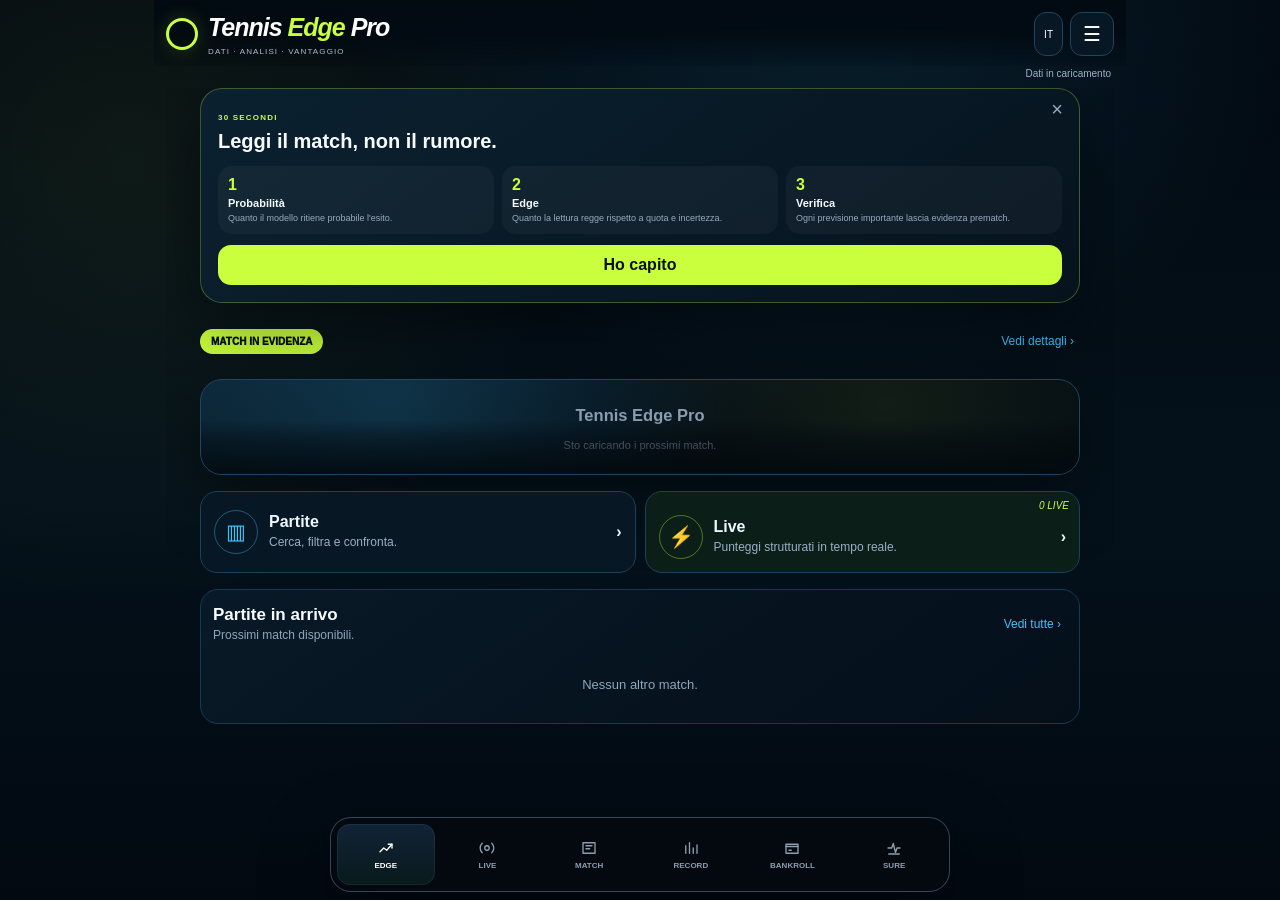
<file: index.html>
<!doctype html>
<html lang="it">
<head>
<meta charset="utf-8">
<meta name="viewport" content="width=device-width,initial-scale=1,maximum-scale=1,viewport-fit=cover">
<meta name="theme-color" content="#07111b">
<meta name="description" content="Tennis Edge Pro 12.5 Autopilot — tennis prediction intelligence mobile-first, fail-closed, multi-market e trasparente.">
<meta name="referrer" content="strict-origin-when-cross-origin">
<meta http-equiv="Content-Security-Policy" content="default-src 'self'; script-src 'self' 'unsafe-inline'; style-src 'self' 'unsafe-inline'; img-src 'self' data: https://commons.wikimedia.org https://upload.wikimedia.org; connect-src 'self'; object-src 'none'; base-uri 'none'; form-action 'none'">
<meta name="color-scheme" content="dark">
<meta name="apple-mobile-web-app-capable" content="yes">
<meta name="apple-mobile-web-app-status-bar-style" content="black-translucent">
<link rel="icon" type="image/png" sizes="32x32" href="./icons/favicon-32.png">
<link rel="apple-touch-icon" sizes="180x180" href="./icons/apple-touch-icon.png">
<link rel="manifest" href="./manifest.webmanifest?v=20260912-v43-explain">
<meta name="apple-mobile-web-app-title" content="Tennis Edge Pro">
<title>Tennis Edge Pro 12.5 · Autopilot</title>
<style>
:root{--bg:#07111b;--bg2:#0a1522;--panel:#0d1a29;--panel2:#112235;--line:#22364c;--text:#f5f8fb;--muted:#8fa5bb;--soft:#c7d7e6;--green:#3fd394;--green2:#1e9e6b;--amber:#f4b94e;--red:#ff6b6b;--blue:#5aa7ff;--cyan:#57d8e8;--violet:#ab8cff;--r:18px;--shadow:0 18px 55px rgba(0,0,0,.28)}
*{box-sizing:border-box;-webkit-tap-highlight-color:transparent}html{background:var(--bg);scroll-behavior:smooth}body{margin:0;background:radial-gradient(circle at 12% -5%,rgba(90,167,255,.15),transparent 32rem),linear-gradient(180deg,var(--bg),#06101a 70%);color:var(--text);font-family:Inter,-apple-system,BlinkMacSystemFont,"Segoe UI",Roboto,Arial,sans-serif;min-height:100vh;-webkit-font-smoothing:antialiased}button,input,select{font:inherit}button{cursor:pointer}.app{max-width:1180px;margin:auto;padding:max(15px,env(safe-area-inset-top)) 15px calc(104px + env(safe-area-inset-bottom))}.topbar{display:flex;align-items:center;justify-content:space-between;gap:12px;margin-bottom:13px}.brand h1{font-size:22px;line-height:1;margin:0;letter-spacing:-.035em}.brand h1 small{font-size:10px;color:var(--green);vertical-align:top;letter-spacing:.06em}.brand p{font-size:11px;color:var(--muted);margin:5px 0 0}.topActions{display:flex;gap:7px;align-items:center}.statusPill,.miniBtn,.pill{border:1px solid var(--line);background:rgba(17,34,53,.88);color:var(--soft);border-radius:999px;min-height:38px;padding:0 11px;font-size:10px;font-weight:850}.statusPill{display:flex;align-items:center;gap:7px}.dot{width:8px;height:8px;border-radius:50%;background:var(--green);box-shadow:0 0 0 5px rgba(63,211,148,.08)}.dot.off{background:var(--red);box-shadow:0 0 0 5px rgba(255,107,107,.08)}.miniBtn:active{transform:scale(.98)}.miniBtn:focus-visible,.nav:focus-visible,.chip:focus-visible,summary:focus-visible{outline:2px solid var(--cyan);outline-offset:2px}
.hero{position:relative;overflow:hidden;border:1px solid rgba(90,167,255,.26);background:linear-gradient(135deg,rgba(17,35,55,.98),rgba(7,18,29,.98));border-radius:24px;padding:19px;box-shadow:var(--shadow)}.hero:after{content:"";position:absolute;width:260px;height:260px;border-radius:50%;right:-110px;top:-110px;background:rgba(90,167,255,.08)}.eyebrow{position:relative;z-index:1;color:var(--cyan);font-size:10px;font-weight:950;letter-spacing:.14em}.heroGrid{position:relative;z-index:1;display:grid;grid-template-columns:1.55fr .85fr;gap:16px;align-items:end}.heroVerdict{font-size:42px;font-weight:950;line-height:.95;letter-spacing:-.055em;margin:9px 0 7px}.heroVerdict.value{color:var(--green)}.heroVerdict.watch{color:var(--amber)}.heroVerdict.nobet{color:#d7e1eb}.heroMatch{font-size:16px;font-weight:900;line-height:1.3}.heroSub{font-size:12px;color:var(--muted);line-height:1.5;margin-top:5px}.heroPrice{display:grid;grid-template-columns:repeat(2,1fr);gap:8px}.priceBox{border:1px solid var(--line);background:rgba(5,14,23,.45);border-radius:14px;padding:10px}.priceBox b{display:block;font-size:17px}.priceBox span{display:block;color:var(--muted);font-size:8px;font-weight:800;margin-top:3px}.heroReasons{position:relative;z-index:1;display:flex;gap:6px;flex-wrap:wrap;margin-top:12px}.reasonChip{border:1px solid rgba(90,167,255,.2);background:rgba(90,167,255,.07);color:#d0e7ff;border-radius:999px;padding:6px 8px;font-size:9px;font-weight:850}.reasonChip.warn{border-color:rgba(244,185,78,.25);background:rgba(244,185,78,.07);color:#ffdfa2}.reasonChip.good{border-color:rgba(63,211,148,.25);background:rgba(63,211,148,.07);color:#bbf5d9}
.quickStrip{display:grid;grid-template-columns:repeat(5,1fr);gap:8px;margin-top:10px}.quick{border:1px solid var(--line);background:rgba(13,26,41,.94);border-radius:15px;padding:10px;min-width:0}.quick b{font-size:16px;display:block;white-space:nowrap;overflow:hidden;text-overflow:ellipsis}.quick span{font-size:8px;color:var(--muted);font-weight:800;display:block;margin-top:2px}.section{display:none;margin-top:11px}.section.active{display:block}.grid2{display:grid;grid-template-columns:repeat(2,minmax(0,1fr));gap:10px}.grid3{display:grid;grid-template-columns:repeat(3,minmax(0,1fr));gap:10px}.card{background:rgba(13,26,41,.97);border:1px solid var(--line);border-radius:var(--r);padding:14px;margin-bottom:10px}.cardHead{display:flex;align-items:flex-start;justify-content:space-between;gap:10px;margin-bottom:11px}.card h2{font-size:14px;margin:0}.sub{font-size:10px;color:var(--muted);line-height:1.45;margin-top:3px}.pill{min-height:30px;padding:0 9px}.pill.good{color:#b9f5d8;border-color:rgba(63,211,148,.3);background:rgba(63,211,148,.07)}.pill.warn{color:#ffe0a5;border-color:rgba(244,185,78,.3);background:rgba(244,185,78,.07)}.pill.bad{color:#ffc1c1;border-color:rgba(255,107,107,.3);background:rgba(255,107,107,.07)}.empty{border:1px dashed var(--line);border-radius:14px;padding:17px;color:var(--muted);font-size:11px;text-align:center}.betsGrid{display:grid;grid-template-columns:repeat(3,minmax(0,1fr));gap:9px}.betCard{border:1px solid var(--line);background:linear-gradient(180deg,rgba(18,36,56,.96),rgba(10,22,35,.97));border-radius:16px;padding:12px;min-width:0}.betCard.best{border-color:rgba(63,211,148,.36);box-shadow:inset 0 0 0 1px rgba(63,211,148,.06)}.betRank{font-size:8px;color:var(--green);font-weight:950;letter-spacing:.1em}.betMatch{font-size:13px;font-weight:900;margin-top:5px;line-height:1.25}.betMeta{font-size:9px;color:var(--muted);line-height:1.4;margin-top:3px}.selection{font-size:17px;font-weight:950;letter-spacing:-.025em;margin-top:9px}.priceRow{display:grid;grid-template-columns:repeat(3,1fr);gap:6px;margin-top:9px}.priceCell{border:1px solid var(--line);border-radius:11px;padding:8px;min-width:0}.priceCell b{font-size:12px;display:block;white-space:nowrap;overflow:hidden;text-overflow:ellipsis}.priceCell span{font-size:7px;color:var(--muted);display:block;margin-top:2px}.betScore{display:inline-flex;align-items:center;justify-content:center;width:34px;height:34px;border-radius:50%;border:2px solid rgba(63,211,148,.45);font-size:11px;font-weight:950;color:#c9f8e1}.betScore.mid{border-color:rgba(244,185,78,.45);color:#ffe1a6}.betScore.low{border-color:rgba(143,165,187,.35);color:#c5d2df}.betWhy{font-size:9px;color:#cedbe7;line-height:1.5;border-top:1px solid var(--line);padding-top:8px;margin-top:8px}.betFooter{display:flex;align-items:center;justify-content:space-between;gap:7px;margin-top:8px}.tag{display:inline-flex;align-items:center;border-radius:999px;border:1px solid var(--line);padding:5px 7px;font-size:8px;font-weight:900}.tag.official{color:#b8f4d6;border-color:rgba(63,211,148,.3);background:rgba(63,211,148,.06)}.tag.test{color:#ffdfa3;border-color:rgba(244,185,78,.3);background:rgba(244,185,78,.06)}.tag.pass{color:#c4d0dc}.spark{width:86px;height:22px;color:var(--cyan)}
.marketLadder{display:grid;gap:7px}.ladderRow{display:grid;grid-template-columns:1.5fr .8fr .8fr .8fr .7fr;gap:7px;align-items:center;border:1px solid var(--line);border-radius:13px;padding:9px}.ladderRow>div{min-width:0}.ladderRow b{font-size:10px;display:block;white-space:nowrap;overflow:hidden;text-overflow:ellipsis}.ladderRow span{font-size:8px;color:var(--muted);display:block;margin-top:2px}.edgeUp{color:var(--green)!important}.edgeDown{color:var(--red)!important}.priceOk{color:var(--green)!important}.priceWait{color:var(--amber)!important}.toolbar{display:flex;justify-content:space-between;gap:8px;align-items:center;margin-bottom:9px}.chips{display:flex;gap:6px;overflow:auto;padding-bottom:2px}.chip{border:1px solid var(--line);background:rgba(17,34,53,.86);color:var(--muted);min-height:36px;padding:0 10px;border-radius:999px;font-size:9px;font-weight:850;white-space:nowrap}.chip.active{color:#e9f4ff;border-color:rgba(90,167,255,.55);background:rgba(90,167,255,.12)}.matchList{display:grid;gap:8px}.matchRow{border:1px solid var(--line);border-radius:15px;background:rgba(17,34,53,.7);overflow:hidden}.matchSummary{display:grid;grid-template-columns:1.4fr .8fr .8fr auto;gap:8px;align-items:center;padding:11px}.matchSummary h3{font-size:12px;margin:0}.matchSummary p{font-size:8px;color:var(--muted);margin:3px 0 0}.matchStat b{font-size:11px;display:block}.matchStat span{font-size:7px;color:var(--muted)}.expandBtn{border:1px solid var(--line);background:#0b1724;color:var(--soft);border-radius:10px;min-height:34px;padding:0 9px;font-size:8px;font-weight:850}.matchDetail{display:none;border-top:1px solid var(--line);padding:10px}.matchRow.open .matchDetail{display:block}.detailGrid{display:grid;grid-template-columns:repeat(4,1fr);gap:6px}.detailCell{border:1px solid var(--line);border-radius:10px;padding:7px}.detailCell b{font-size:9px;display:block}.detailCell span{font-size:7px;color:var(--muted);display:block;margin-top:2px}.advancedBox{margin-top:8px}.advancedBox summary{cursor:pointer;color:var(--muted);font-size:9px;font-weight:850}.techGrid{display:grid;grid-template-columns:repeat(4,1fr);gap:6px;margin-top:7px}
.liveGrid{display:grid;grid-template-columns:repeat(2,minmax(0,1fr));gap:9px}.liveCard{border:1px solid var(--line);border-radius:16px;background:linear-gradient(180deg,rgba(17,35,54,.96),rgba(9,21,34,.97));padding:12px}.liveHead{display:flex;justify-content:space-between;gap:8px;align-items:flex-start}.liveTitle{font-size:13px;font-weight:900}.liveMeta{font-size:8px;color:var(--muted);margin-top:3px}.liveDot{width:8px;height:8px;border-radius:50%;background:var(--red);box-shadow:0 0 0 5px rgba(255,107,107,.08)}.scoreLine{font-size:25px;font-weight:950;letter-spacing:-.04em;margin:9px 0}.sets{display:flex;gap:5px;flex-wrap:wrap}.set{border:1px solid var(--line);border-radius:8px;padding:5px 7px;font-size:8px;color:var(--soft)}.liveValue{margin-top:9px;border:1px solid rgba(171,140,255,.25);background:rgba(171,140,255,.05);border-radius:12px;padding:9px}.liveValue b{font-size:13px}.liveValue p{font-size:8px;color:var(--muted);line-height:1.45;margin:4px 0 0}.staleBanner{border:1px solid rgba(244,185,78,.28);background:rgba(244,185,78,.06);color:#ffe0a5;border-radius:12px;padding:9px;font-size:9px;line-height:1.45;margin-bottom:10px}
.recordKpis{display:grid;grid-template-columns:repeat(6,1fr);gap:7px}.recordKpi{border:1px solid var(--line);border-radius:12px;padding:9px}.recordKpi b{font-size:15px;display:block}.recordKpi span{font-size:7px;color:var(--muted);font-weight:800}.progressWrap{height:7px;background:#07131f;border-radius:999px;overflow:hidden;border:1px solid var(--line)}.progressBar{height:100%;background:linear-gradient(90deg,var(--blue),var(--green));width:0}.tableWrap{overflow:auto;border:1px solid var(--line);border-radius:13px}.tableWrap table{width:100%;border-collapse:collapse;min-width:730px}.tableWrap th,.tableWrap td{text-align:left;border-bottom:1px solid var(--line);padding:9px;font-size:8px;white-space:nowrap}.tableWrap th{color:var(--muted);font-weight:850;background:#0a1724;position:sticky;top:0}.tableWrap tr:last-child td{border-bottom:0}.win{color:var(--green)}.loss{color:var(--red)}
.bankGrid{display:grid;grid-template-columns:.85fr 1.15fr;gap:10px}.formGrid{display:grid;grid-template-columns:repeat(2,1fr);gap:8px}label{font-size:8px;color:var(--muted);font-weight:850;display:block}input,select{width:100%;min-height:42px;margin-top:5px;background:#0a1724;border:1px solid var(--line);border-radius:10px;color:var(--text);padding:0 10px}input:focus,select:focus{outline:2px solid rgba(87,216,232,.45);outline-offset:1px}.bankRule{border:1px solid var(--line);border-radius:12px;padding:9px;margin-top:8px}.bankRule b{font-size:11px}.bankRule p{font-size:8px;color:var(--muted);line-height:1.45;margin:3px 0 0}.slip{display:grid;gap:7px}.slipRow{display:grid;grid-template-columns:1.4fr .7fr .7fr .7fr;gap:7px;border:1px solid var(--line);border-radius:12px;padding:9px;align-items:center}.slipRow b{font-size:9px;display:block}.slipRow span{font-size:7px;color:var(--muted);display:block;margin-top:2px}.riskSummary{display:grid;grid-template-columns:repeat(3,1fr);gap:7px;margin-top:8px}.riskSummary.riskFour{grid-template-columns:repeat(4,1fr)}.riskBox{border:1px solid var(--line);border-radius:11px;padding:8px}.riskBox b{font-size:12px;display:block}.riskBox span{font-size:7px;color:var(--muted)}#record .scannerControls{grid-template-columns:repeat(2,minmax(0,1fr));max-width:520px}
.scannerControls{display:grid;grid-template-columns:repeat(4,minmax(0,1fr));gap:7px;margin-bottom:9px}.scannerControls select{margin-top:0;min-height:38px}.signalList{display:grid;gap:7px}.signalRow{display:grid;grid-template-columns:1.45fr .75fr .7fr .65fr auto auto;gap:7px;align-items:center;border:1px solid var(--line);border-radius:13px;padding:9px;background:rgba(10,23,36,.65)}.signalRow>div{min-width:0}.signalRow b{font-size:10px;display:block;white-space:nowrap;overflow:hidden;text-overflow:ellipsis}.signalRow span{font-size:7px;color:var(--muted);display:block;margin-top:2px}.signalGrade{display:grid;place-items:center;width:31px;height:31px;border-radius:9px;border:1px solid rgba(63,211,148,.35);color:var(--green);font-size:11px;font-weight:950}.signalGrade.warn{color:var(--amber);border-color:rgba(244,185,78,.35)}.signalGrade.bad{color:var(--muted);border-color:var(--line)}.actionBtn{border:1px solid var(--line);background:#0a1724;color:var(--soft);border-radius:9px;min-height:34px;padding:0 8px;font-size:8px;font-weight:900}.actionBtn:disabled{opacity:.38;cursor:not-allowed}.actionBtn.on{color:var(--green);border-color:rgba(63,211,148,.38)}.actionBtn.danger{color:#ffc1c1;border-color:rgba(255,107,107,.28)}.alertList{display:grid;gap:7px}.alertRow{display:grid;grid-template-columns:1.35fr .65fr .65fr auto auto;gap:7px;align-items:center;border:1px solid var(--line);border-radius:12px;padding:9px}.alertRow.hit{border-color:rgba(63,211,148,.42);background:rgba(63,211,148,.05)}.alertRow b{font-size:9px;display:block}.alertRow span{font-size:7px;color:var(--muted);display:block;margin-top:2px}.contractBanner{display:none;border:1px solid rgba(255,107,107,.32);background:rgba(255,107,107,.07);color:#ffc4c4;border-radius:13px;padding:10px;font-size:9px;line-height:1.5;margin-bottom:10px}.contractBanner.show{display:block}.breakdownGrid{display:grid;grid-template-columns:repeat(4,minmax(0,1fr));gap:7px}.breakdownCard{border:1px solid var(--line);border-radius:12px;padding:9px}.breakdownCard b{display:block;font-size:12px}.breakdownCard span{display:block;font-size:7px;color:var(--muted);margin-top:2px}.meter{height:5px;border-radius:999px;background:#07131f;border:1px solid var(--line);overflow:hidden;margin-top:7px}.meter>i{display:block;height:100%;background:linear-gradient(90deg,var(--blue),var(--green))}.ledger{display:grid;gap:7px}.ledgerRow{display:grid;grid-template-columns:1.4fr .7fr .7fr .7fr auto;gap:7px;align-items:center;border:1px solid var(--line);border-radius:12px;padding:9px}.ledgerRow b{font-size:9px;display:block}.ledgerRow span{font-size:7px;color:var(--muted);display:block;margin-top:2px}.qualityStrip{display:flex;gap:5px;flex-wrap:wrap;margin-top:7px}.qualityTag{border:1px solid var(--line);border-radius:999px;padding:4px 6px;font-size:7px;color:var(--muted)}.qualityTag.good{color:#b9f5d8;border-color:rgba(63,211,148,.28)}.qualityTag.warn{color:#ffe0a5;border-color:rgba(244,185,78,.28)}
.bottomNav{position:fixed;z-index:999;left:50%;transform:translateX(-50%);bottom:max(8px,env(safe-area-inset-bottom));width:min(620px,calc(100% - 18px));display:grid;grid-template-columns:repeat(5,1fr);gap:4px;padding:6px;background:rgba(8,17,28,.92);backdrop-filter:blur(20px);border:1px solid var(--line);border-radius:20px;box-shadow:var(--shadow);isolation:isolate}.nav{appearance:none;border:0;background:transparent;color:var(--muted);border-radius:13px;min-height:55px;padding:5px 2px;display:flex;flex-direction:column;align-items:center;justify-content:center;gap:4px;font-size:8px;font-weight:850;touch-action:manipulation;user-select:none}.nav.active{color:#eef7ff;background:rgba(90,167,255,.12)}.nav svg{width:18px;height:18px;fill:none;stroke:currentColor;stroke-width:1.8;stroke-linecap:round;stroke-linejoin:round;pointer-events:none}.nav span{pointer-events:none}.toast{position:fixed;z-index:1200;left:50%;bottom:85px;transform:translateX(-50%);background:#15263a;border:1px solid var(--line);border-radius:12px;padding:9px 12px;font-size:9px;font-weight:850;box-shadow:var(--shadow)}.footerNote{font-size:8px;color:#647b92;text-align:center;line-height:1.5;margin:14px 0 4px}.techOnly{display:none}.pro .techOnly{display:block}.pro .techInline{display:inline}
@media(min-width:980px){.app{padding-left:98px;padding-bottom:28px}.bottomNav{left:15px;top:88px;bottom:auto;transform:none;width:70px;grid-template-columns:1fr;border-radius:21px}.nav{min-height:61px}.nav span{font-size:8px}}
@media(max-width:900px){.betsGrid{grid-template-columns:1fr 1fr}.quickStrip{grid-template-columns:repeat(3,1fr)}.quickStrip .quick:nth-child(4),.quickStrip .quick:nth-child(5){display:none}.recordKpis{grid-template-columns:repeat(3,1fr)}.bankGrid{grid-template-columns:1fr}.liveGrid{grid-template-columns:1fr}.detailGrid,.techGrid{grid-template-columns:repeat(2,1fr)}.breakdownGrid{grid-template-columns:repeat(2,1fr)}}
@media(max-width:620px){.app{padding:calc(env(safe-area-inset-top) + 12px) 10px calc(100px + env(safe-area-inset-bottom))}.brand h1{font-size:19px}.brand p{display:none}.topActions .statusPill{display:none}.hero{padding:15px;border-radius:20px}.heroGrid{grid-template-columns:1fr}.heroVerdict{font-size:34px}.heroPrice{grid-template-columns:repeat(4,1fr)}.priceBox{padding:8px}.priceBox b{font-size:13px}.betsGrid{grid-template-columns:1fr}.grid2,.grid3{grid-template-columns:1fr}.matchSummary{grid-template-columns:1.3fr .7fr auto}.matchSummary .matchStat:nth-child(3){display:none}.recordKpis{grid-template-columns:repeat(3,1fr)}.formGrid{grid-template-columns:1fr 1fr}.slipRow{grid-template-columns:1.3fr .7fr .7fr}.slipRow>div:nth-child(4){display:none}.ladderRow{grid-template-columns:1.45fr .75fr .75fr .7fr}.ladderRow>div:nth-child(4){display:none}.bottomNav{left:7px;right:7px;transform:none;width:auto}.nav{min-height:54px;font-size:7px}.heroReasons{gap:5px}.reasonChip{font-size:8px}.quickStrip{grid-template-columns:repeat(3,1fr)}.scannerControls{grid-template-columns:repeat(2,1fr)}.signalRow{grid-template-columns:1.35fr .65fr .65fr auto auto}.signalRow>div:nth-child(4){display:none}.alertRow{grid-template-columns:1.3fr .7fr auto auto}.alertRow>div:nth-child(3){display:none}.ledgerRow{grid-template-columns:1.3fr .65fr .65fr auto}.ledgerRow>div:nth-child(4){display:none}.breakdownGrid{grid-template-columns:repeat(2,1fr)}.riskSummary,.riskSummary.riskFour{grid-template-columns:repeat(2,1fr)}}

/* 12.0 Market Leader — premium attention architecture */
:root{--bg:#05090f;--bg2:#09111c;--panel:#0b1522;--panel2:#101f30;--line:#213349;--text:#f7f8fa;--muted:#8c9db0;--soft:#d2dbe5;--green:#39e59a;--green2:#159866;--amber:#e8b85d;--gold:#d7bd7a;--red:#ff7777;--blue:#59a8ff;--cyan:#63deeb;--violet:#9b8cff;--r:20px;--shadow:0 24px 70px rgba(0,0,0,.38);--shadow2:0 12px 34px rgba(0,0,0,.25)}
body{background:radial-gradient(circle at 82% -10%,rgba(57,229,154,.11),transparent 27rem),radial-gradient(circle at 5% 12%,rgba(89,168,255,.11),transparent 31rem),linear-gradient(180deg,#07101a 0,#05090f 62%,#04070c 100%)}
.topbar{position:sticky;top:0;z-index:80;padding:10px 0;margin:-5px 0 10px;background:linear-gradient(180deg,rgba(5,9,15,.96),rgba(5,9,15,.76),transparent);backdrop-filter:blur(14px)}.brand h1{font-size:23px;letter-spacing:-.045em}.brand h1 small{color:var(--gold);font-size:9px}.brand p{color:#9dadbd}.miniBtn,.statusPill{background:rgba(10,20,31,.9);box-shadow:inset 0 1px 0 rgba(255,255,255,.035)}
.hero{border-color:rgba(215,189,122,.25);background:radial-gradient(circle at 84% 16%,rgba(57,229,154,.11),transparent 20rem),linear-gradient(135deg,rgba(15,29,44,.99),rgba(7,14,23,.99));padding:22px;border-radius:28px;box-shadow:0 28px 85px rgba(0,0,0,.42),inset 0 1px 0 rgba(255,255,255,.045)}.hero:before{content:"";position:absolute;inset:0;background:linear-gradient(115deg,transparent 35%,rgba(255,255,255,.025) 49%,transparent 63%);transform:translateX(-100%);pointer-events:none}.hero.isValue:before{animation:sheen 5.5s ease-in-out infinite}.hero.isValue{border-color:rgba(57,229,154,.34)}.eyebrow{color:var(--gold);letter-spacing:.18em}.heroGrid{grid-template-columns:1.35fr 1fr;align-items:center}.heroVerdict{font-size:48px;text-transform:uppercase}.heroDecision{position:relative;z-index:2}.heroAction{display:flex;gap:6px;flex-wrap:wrap;margin-top:13px}.heroAction span{padding:6px 8px;border:1px solid var(--line);border-radius:999px;color:var(--muted);font-size:8px;font-weight:900;letter-spacing:.04em}.edgeCockpit{display:grid;grid-template-columns:126px 1fr;gap:12px;align-items:center}.edgeDial{--score:0;position:relative;width:118px;height:118px;border-radius:50%;display:grid;place-items:center;background:conic-gradient(var(--green) calc(var(--score)*1%),rgba(100,125,150,.14) 0);box-shadow:0 0 40px rgba(57,229,154,.08)}.edgeDial:after{content:"";position:absolute;inset:8px;border-radius:50%;background:linear-gradient(145deg,#101f30,#08111b);border:1px solid rgba(255,255,255,.04)}.edgeDial>div{position:relative;z-index:2;text-align:center}.edgeDial b{display:block;font-size:22px;letter-spacing:-.04em}.edgeDial span{display:block;font-size:7px;color:var(--muted);font-weight:900;letter-spacing:.12em}.heroPrice{grid-template-columns:repeat(2,1fr)}.priceBox{background:rgba(4,10,17,.55);transition:border-color .2s,transform .2s}.priceBox:hover{border-color:rgba(215,189,122,.32);transform:translateY(-1px)}
.marketTape{display:flex;gap:7px;overflow:auto;scrollbar-width:none;padding:9px 2px 1px}.marketTape::-webkit-scrollbar{display:none}.tapeItem{min-width:max-content;border:1px solid var(--line);border-radius:999px;background:rgba(10,20,31,.82);padding:7px 10px;display:flex;gap:7px;align-items:center}.tapeItem span{font-size:7px;color:var(--muted);font-weight:900}.tapeItem b{font-size:9px}.tapeItem.up b{color:var(--green)}.tapeItem.down b{color:var(--amber)}
.card{box-shadow:var(--shadow2);background:linear-gradient(180deg,rgba(13,26,41,.985),rgba(9,18,29,.985));border-color:rgba(41,62,84,.9)}.card h2{font-size:15px;letter-spacing:-.015em}.betCard{position:relative;overflow:hidden;transition:transform .22s ease,border-color .22s ease,box-shadow .22s ease}.betCard:hover{transform:translateY(-3px);border-color:rgba(215,189,122,.32);box-shadow:0 18px 44px rgba(0,0,0,.28)}.betCard.best:before{content:"TOP EDGE";position:absolute;right:-28px;top:12px;transform:rotate(38deg);background:var(--green);color:#03120c;font-size:6px;font-weight:950;letter-spacing:.1em;padding:4px 30px}.selection{font-size:19px}.betScore{width:42px;height:42px;background:rgba(4,12,19,.6)}
.marketMatrixCard{border-color:rgba(215,189,122,.22)}.marketFamilyTabs{display:flex;gap:6px;overflow:auto;margin-bottom:9px;scrollbar-width:none}.familyTab{border:1px solid var(--line);background:#091522;color:var(--muted);border-radius:999px;min-height:34px;padding:0 10px;font-size:8px;font-weight:900;white-space:nowrap}.familyTab.active{border-color:rgba(215,189,122,.45);color:#f6e8c3;background:rgba(215,189,122,.08)}.marketMatrix{display:grid;grid-template-columns:repeat(3,minmax(0,1fr));gap:8px}.marketTile{border:1px solid var(--line);border-radius:15px;background:linear-gradient(160deg,rgba(17,33,49,.93),rgba(8,18,29,.96));padding:11px;min-width:0;transition:transform .2s,border-color .2s}.marketTile:hover{transform:translateY(-2px);border-color:rgba(99,222,235,.32)}.marketTileHead{display:flex;justify-content:space-between;gap:8px}.marketTile h3{font-size:12px;margin:5px 0 2px;white-space:nowrap;overflow:hidden;text-overflow:ellipsis}.marketTile p{font-size:8px;color:var(--muted);margin:0}.matrixNums{display:grid;grid-template-columns:repeat(3,1fr);gap:5px;margin-top:9px}.matrixNum{border:1px solid var(--line);border-radius:9px;padding:6px}.matrixNum b{font-size:10px;display:block}.matrixNum span{font-size:6px;color:var(--muted);display:block}.maturity{font-size:7px;font-weight:950;color:var(--gold);letter-spacing:.08em}.riskFlag{font-size:7px;color:var(--muted);font-weight:900}.riskFlag.high{color:var(--amber)}
.actionBtn,.expandBtn,.chip,.familyTab{transition:transform .16s ease,background .16s,border-color .16s}.actionBtn:active,.expandBtn:active,.chip:active,.familyTab:active{transform:scale(.96)}.nav.active{color:#fff;background:linear-gradient(180deg,rgba(89,168,255,.16),rgba(57,229,154,.08));box-shadow:inset 0 0 0 1px rgba(99,222,235,.08)}.bottomNav{background:rgba(5,10,17,.95);border-color:rgba(61,82,104,.85)}
.diagnostic{padding:0;overflow:hidden}.diagnostic>summary{list-style:none;cursor:pointer;padding:14px;color:var(--muted);font-size:9px;font-weight:900}.diagnostic>summary::-webkit-details-marker{display:none}.diagnostic[open]>summary{border-bottom:1px solid var(--line)}.diagnostic>.cardHead,.diagnostic>.techGrid{margin:12px 14px}.focus .deskSecondary{display:none!important}.focus .hero{margin-bottom:14px}.focus #bets>.card:not(:first-of-type):not(.marketMatrixCard){display:none}.focus .marketMatrix{grid-template-columns:repeat(2,minmax(0,1fr))}
@keyframes sheen{0%,55%{transform:translateX(-110%)}75%,100%{transform:translateX(110%)}}
@media(max-width:900px){.edgeCockpit{grid-template-columns:105px 1fr}.edgeDial{width:100px;height:100px}.marketMatrix{grid-template-columns:repeat(2,minmax(0,1fr))}}
@media(max-width:620px){.topbar{top:0}.brand h1 small{display:block;margin-top:5px}.hero{padding:16px}.heroGrid{gap:14px}.edgeCockpit{grid-template-columns:82px 1fr}.edgeDial{width:78px;height:78px}.edgeDial:after{inset:6px}.edgeDial b{font-size:16px}.heroPrice{grid-template-columns:repeat(2,1fr)}.heroAction{margin-top:10px}.marketMatrix,.focus .marketMatrix{grid-template-columns:1fr}.marketTile{padding:10px}.topActions{gap:4px}.miniBtn{padding:0 8px;min-height:36px}}
@media(prefers-reduced-motion:reduce){*{animation:none!important;transition:none!important;scroll-behavior:auto!important}}

/* 12.0 Market Leader — iOS-safe section landing + plain-language guard */
.section{scroll-margin-top:84px}.plainGuard{margin-top:9px;border:1px solid rgba(99,222,235,.22);background:linear-gradient(135deg,rgba(99,222,235,.055),rgba(89,168,255,.035));border-radius:13px;padding:10px}.plainGuard b{display:block;color:var(--cyan);font-size:9px;letter-spacing:.06em}.plainGuard p{margin:4px 0 0;color:var(--soft);font-size:9px;line-height:1.5}.plainGuard.warn{border-color:rgba(232,184,93,.34);background:rgba(232,184,93,.065)}.plainGuard.warn b{color:#ffe0a5}.plainGuard.bad{border-color:rgba(255,119,119,.34);background:rgba(255,119,119,.065)}.plainGuard.bad b{color:#ffc5c5}
@media(max-width:620px){.section{scroll-margin-top:calc(72px + env(safe-area-inset-top))}.section.active>.card:first-child,.section.active>.bankGrid:first-child{position:relative;z-index:1}}

/* 12.0 Mobile Integrity — no data outside the viewport */
html,body{width:100%;max-width:100%;overflow-x:clip}.app,.topbar,.hero,.heroGrid,.heroDecision,.edgeCockpit,.heroPrice,.section,.card,.betCard,.marketTile,.matchRow,.bankGrid{min-width:0;max-width:100%}.cardHead>div,.marketTileHead>div,.liveHead>div{min-width:0}.matchSearch{margin:0;min-height:36px;max-width:280px}.dataHealthGrid{display:grid;grid-template-columns:repeat(5,minmax(0,1fr));gap:6px}.dataHealthGrid>.plainGuard{grid-column:1/-1}.healthGate{border:1px solid var(--line);border-radius:11px;padding:8px;min-width:0}.healthGate b{display:block;font-size:10px;white-space:normal;overflow-wrap:anywhere}.healthGate span{display:block;margin-top:2px;color:var(--muted);font-size:7px}.healthGate.good{border-color:rgba(57,229,154,.28)}.healthGate.good b{color:var(--green)}.healthGate.warn{border-color:rgba(232,184,93,.3)}.healthGate.warn b{color:var(--amber)}.similarityList{display:grid;gap:6px}.similarityRow{display:grid;grid-template-columns:minmax(0,1fr) auto auto;gap:7px;align-items:center;border:1px solid var(--line);border-radius:11px;padding:8px}.similarityRow b{display:block;font-size:9px;overflow-wrap:anywhere}.similarityRow span{display:block;color:var(--muted);font-size:7px;margin-top:2px}.similarityScore{color:var(--cyan);font-weight:950;font-size:10px}.tableWrap{max-width:100%;overflow-x:auto;-webkit-overflow-scrolling:touch;overscroll-behavior-inline:contain}.priceBox,.priceCell,.matrixNum,.quick,.detailCell,.riskBox{min-width:0}.priceBox b,.priceBox span,.priceCell b,.priceCell span,.detailCell b,.detailCell span{white-space:normal;overflow-wrap:anywhere}
@media(max-width:900px){.dataHealthGrid{grid-template-columns:repeat(3,minmax(0,1fr))}}
@media(max-width:620px){
  .app{width:100%;max-width:100%;overflow-x:clip}.topbar{display:grid;grid-template-columns:minmax(0,1fr) auto;gap:6px}.brand{min-width:0}.brand h1{font-size:clamp(17px,5vw,19px);overflow-wrap:anywhere}.topActions{display:grid;grid-template-columns:42px 58px 40px;gap:4px;min-width:0}.topActions .miniBtn{width:100%;min-width:0;padding:0 4px}
  .hero{width:100%;overflow:hidden}.heroGrid{grid-template-columns:minmax(0,1fr)!important}.heroDecision,.edgeCockpit,.heroPrice{width:100%;min-width:0}.edgeCockpit{grid-template-columns:78px minmax(0,1fr)!important;gap:9px}.heroPrice{grid-template-columns:repeat(2,minmax(0,1fr))}.heroVerdict{font-size:clamp(32px,10vw,38px);overflow-wrap:anywhere}.heroMatch,.heroSub,.reasonChip{max-width:100%;overflow-wrap:anywhere}.heroReasons{align-items:flex-start}
  .dataHealthGrid{grid-template-columns:repeat(2,minmax(0,1fr))}.matchSearch{width:100%;max-width:none}.toolbar{align-items:stretch;flex-direction:column}.chips{width:100%}
  .signalRow{grid-template-columns:minmax(0,1fr) minmax(0,.72fr) auto auto}.signalRow>div:first-child{grid-column:1/-1}.signalRow>div:nth-child(2){grid-column:1}.signalRow>div:nth-child(3){grid-column:2}.signalRow>div:nth-child(4){display:none}
  .alertRow{grid-template-columns:minmax(0,1fr) auto auto}.alertRow>div:first-child{grid-column:1/-1}.alertRow>div:nth-child(3){display:none}
  .ledgerRow{grid-template-columns:minmax(0,1fr) minmax(0,.8fr) auto}.ledgerRow>div:first-child{grid-column:1/-1}.ledgerRow>div:nth-child(4){display:none}
  .ladderRow{grid-template-columns:repeat(3,minmax(0,1fr))}.ladderRow>div:first-child{grid-column:1/-1}.ladderRow>div:nth-child(4){display:none}
  .matchSummary{grid-template-columns:minmax(0,1fr) auto}.matchSummary>div:first-child{grid-column:1/-1}.matchSummary .matchStat:nth-child(3){display:none}
  .slipRow{grid-template-columns:repeat(2,minmax(0,1fr))}.slipRow>div:first-child{grid-column:1/-1}.slipRow>div:nth-child(4){display:none}
  .recordKpis{grid-template-columns:repeat(2,minmax(0,1fr))}.recordKpi,.quick{min-width:0}.quick b,.quick span,.recordKpi b,.recordKpi span,.ladderRow b,.ladderRow span,.signalRow b,.signalRow span,.marketTile h3{white-space:normal;overflow:visible;text-overflow:clip;overflow-wrap:anywhere}.bottomNav{max-width:calc(100% - 14px)}
}

/* TEP-12.4-PLAYER-INTEL */
.playerIntel{margin-top:10px;border-top:1px solid var(--line);padding-top:10px}.intelCompare{display:grid;grid-template-columns:1fr 1fr;gap:8px}.intelPlayer{border:1px solid var(--line);border-radius:14px;padding:10px;background:rgba(9,22,34,.72)}.intelPlayer.chosen{border-color:rgba(53,195,125,.58);box-shadow:inset 0 0 0 1px rgba(53,195,125,.12)}.intelHead{display:flex;justify-content:space-between;gap:8px;align-items:flex-start;margin-bottom:8px}.intelHead b{font-size:12px}.intelRole{font-size:7px;font-weight:900;letter-spacing:.08em;border:1px solid var(--line);border-radius:999px;padding:4px 7px;color:var(--muted)}.intelRole.chosen{color:var(--green);border-color:rgba(53,195,125,.5)}.intelGroup{margin-top:8px}.intelGroup h4{margin:0 0 5px;font-size:8px;color:var(--soft);text-transform:uppercase;letter-spacing:.09em}.intelStats{display:grid;grid-template-columns:repeat(4,1fr);gap:5px}.intelStat{border:1px solid rgba(100,130,160,.18);border-radius:9px;padding:6px;min-width:0}.intelStat b{display:block;font-size:9px}.intelStat span{display:block;font-size:6.5px;color:var(--muted);margin-top:2px;line-height:1.2}.intelHistory{margin-top:8px}.intelHistory summary{font-size:8px;color:var(--muted);cursor:pointer;font-weight:850}.intelMatch{display:grid;grid-template-columns:42px 1fr 62px 62px;gap:6px;align-items:center;border-top:1px solid rgba(100,130,160,.14);padding:6px 0;font-size:7px}.intelMatch b{font-size:8px}.intelMatch .win{color:var(--green)}.intelMatch .loss{color:var(--red)}.intelSources{display:flex;flex-wrap:wrap;gap:5px;margin-top:8px}.intelLink{display:inline-flex;align-items:center;border:1px solid var(--line);border-radius:999px;padding:5px 7px;color:var(--soft);text-decoration:none;font-size:7px;font-weight:800}.intelFoot{font-size:6.5px;color:var(--muted);margin-top:6px;line-height:1.35}@media(max-width:760px){.intelCompare{grid-template-columns:1fr}.intelStats{grid-template-columns:repeat(3,1fr)}.intelMatch{grid-template-columns:38px 1fr 55px}}
/* TEP-12.5-AUTOPILOT */
.autopilotBar{display:flex;align-items:center;justify-content:space-between;gap:10px;margin:-2px 0 11px;padding:9px 11px;border:1px solid var(--line);border-radius:13px;background:rgba(10,22,35,.88);font-size:9px;color:var(--muted)}.autopilotBar b{color:var(--soft);font-size:9px;letter-spacing:.04em}.autopilotBar.ok{border-color:rgba(57,229,154,.3);background:rgba(57,229,154,.05)}.autopilotBar.ok b{color:#b8f4d6}.autopilotBar.warn{border-color:rgba(244,185,78,.32);background:rgba(244,185,78,.05)}.autopilotBar.warn b{color:#ffe0a5}.autopilotBar.bad{border-color:rgba(255,107,107,.3);background:rgba(255,107,107,.05)}.autopilotBar.bad b{color:#ffc1c1}@media(max-width:620px){.autopilotBar{align-items:flex-start;flex-direction:column;gap:3px}}

/* TEP-SUREBET-NAV-1 */
.bottomNav{grid-template-columns:repeat(6,1fr)}.nav.sureLink{text-decoration:none}.nav.sureLink span{pointer-events:none}

/* V15 PREMIUM MINIMAL MOBILE LAYER */
:root{--v15-touch:56px;--v15-radius:20px}
@media(max-width:620px){
 body{overscroll-behavior-y:none;-webkit-tap-highlight-color:transparent}
 .wrap{padding-left:14px!important;padding-right:14px!important}
 .bottomNav{backdrop-filter:blur(18px);-webkit-backdrop-filter:blur(18px)}
 .bottomNav .nav{min-height:var(--v15-touch);font-size:10px;letter-spacing:.04em}
 .card,.panel,.matchCard{border-radius:var(--v15-radius)}
 button,.chip,.nav{touch-action:manipulation}
 .section{min-width:0}.section>*{min-width:0;max-width:100%}
}
@media(prefers-reduced-motion:reduce){*,*::before,*::after{scroll-behavior:auto!important;animation-duration:.01ms!important;animation-iteration-count:1!important;transition-duration:.01ms!important}}

/* V15 SIMPLE MODEL STATUS */
.tp-simple-status{display:flex;align-items:center;gap:10px;margin:10px 0;padding:10px 12px;border:1px solid rgba(255,255,255,.08);border-radius:14px;background:rgba(255,255,255,.035);text-align:left}
.tp-simple-status>span{width:9px;height:9px;border-radius:50%;background:currentColor;box-shadow:0 0 0 5px color-mix(in srgb,currentColor 12%,transparent);flex:0 0 auto}
.tp-simple-status div{min-width:0;display:grid;gap:2px}.tp-simple-status strong{font-size:12px}.tp-simple-status small{font-size:10px;opacity:.7;white-space:nowrap;overflow:hidden;text-overflow:ellipsis}
.tp-simple-status.strong,.tp-simple-status.good{color:#b9f36b}.tp-simple-status.caution{color:#ffd166}.tp-simple-status.limited{color:#ffb86b}.tp-simple-status.neutral{color:#aab3c5}
@media(max-width:620px){.tp-match-player-copy,.tp-player-copy{min-width:0}.tp-match-player-copy strong,.tp-player-copy strong{display:block;max-width:100%;overflow:hidden;text-overflow:ellipsis;white-space:nowrap}.tp-simple-status{margin:8px 0}.tp-simple-status small{max-width:72vw}}
</style>
</head>
<body>
<div class="app" id="app">
<header class="topbar">
  <div class="brand" style="display:flex;align-items:center;gap:9px"><img id="tep-brand-inline" src="icons/icon-192.png" alt="" width="34" height="34" style="border-radius:10px"><div><h1>TENNIS EDGE PRO <small>12.5 · AUTOPILOT</small></h1><p>Edge, prezzo, timing e rischio — tutto nello stesso betting desk</p></div>
  <div class="topActions"><div class="statusPill"><span class="dot" id="onlineDot"></span><span id="syncLabel">SYNC</span></div><button class="miniBtn" id="oddsFormatBtn" type="button" aria-label="Formato quote">DEC</button><button class="miniBtn" id="modeBtn" type="button">FOCUS</button><button class="miniBtn" id="refreshBtn" type="button" aria-label="Aggiorna">↻</button></div>
</header>
<div class="autopilotBar warn" id="autopilotBar"><b id="autopilotState">AUTOPILOT · VERIFICA</b><span id="autopilotDetail">In attesa del primo ciclo automatico certificato.</span></div>

<main id="mainContent">

<section class="hero" id="hero">
  <div class="eyebrow">TODAY'S EDGE · PREZZO PRIMA DEL PRONOSTICO</div>
  <div class="heroGrid">
    <div class="heroDecision"><div class="heroVerdict nobet" id="heroVerdict">IN ATTESA</div><div class="heroMatch" id="heroMatch">Sto leggendo il mercato</div><div class="heroSub" id="heroSub">La previsione conta solo quando la quota paga abbastanza il rischio.</div><div class="heroAction"><span id="heroMarketFamily">MERCATO —</span><span id="heroLineMove">LINEA —</span><span id="heroStart">START —</span></div></div>
    <div class="edgeCockpit"><div class="edgeDial" id="edgeDial" style="--score:0"><div><b id="heroScore">—</b><span>EDGE SCORE</span></div></div><div class="heroPrice"><div class="priceBox"><b id="heroOdds">—</b><span>QUOTA ORA</span></div><div class="priceBox"><b id="heroMin">—</b><span>QUOTA MINIMA ≥</span></div><div class="priceBox"><b id="heroFair">—</b><span>QUOTA FAIR</span></div><div class="priceBox"><b id="heroEV">—</b><span>EV ROBUSTO</span></div></div></div>
  </div>
  <div class="heroReasons" id="heroReasons"><span class="reasonChip">NO BET first</span><span class="reasonChip">Prediction Lock</span><span class="reasonChip">Prezzo prima del pronostico</span></div>
</section>
<div class="marketTape deskSecondary" id="marketTape"><div class="tapeItem"><span>MARKET TAPE</span><b>In attesa delle quote</b></div></div>
<div class="quickStrip deskSecondary"><div class="quick"><b id="qBets">0</b><span>EDGE ATTIVI</span></div><div class="quick"><b id="qLive">0</b><span>IN PLAY</span></div><div class="quick"><b id="qMatches">0</b><span>SCOUT 7G</span></div><div class="quick"><b id="qClosed">0</b><span>TRACK RECORD</span></div><div class="quick"><b id="qHealth">COLD</b><span>TRUST STATUS</span></div></div>

<section class="section active" id="bets">
  <div class="contractBanner" id="contractBanner">Fail-closed attivo: il contratto dati non è valido.</div>
  <div class="card"><div class="cardHead"><div><h2>Best Bets</h2><div class="sub">Una sola domanda: quale mercato ha il prezzo migliore? I mercati secondari restano TEST finché lo storico non li valida.</div></div><span class="pill" id="betsFresh">WAIT</span></div><div class="betsGrid" id="bestBets"><div class="empty">In attesa del Quant Board.</div></div></div>
  <div class="card marketMatrixCard"><div class="cardHead"><div><h2>Market Matrix</h2><div class="sub">Tutte le linee disponibili per il match selezionato: core, handicap, totals, set ed esotici. Nessun prezzo reale significa ricerca, non giocata.</div></div><span class="pill" id="matrixCount">0 LINEE</span></div><div class="marketFamilyTabs" id="marketFamilyTabs"></div><div class="marketMatrix" id="marketMatrix"><div class="empty">Seleziona un match per aprire il mercato.</div></div></div>
  <div class="grid2 deskSecondary">
    <div class="card"><div class="cardHead"><div><h2>Edge Finder</h2><div class="sub">Trova le linee con il miglior rapporto tra quota, margine, timing e maturità del mercato.</div></div><span class="pill" id="scannerCount">0</span></div><div class="scannerControls"><select id="scanStatus" aria-label="Stato edge"><option value="all">Tutti gli edge</option><option value="bet">Bet now</option><option value="watch">Wait price</option><option value="test">Paper edge</option></select><select id="scanSurface" aria-label="Superficie"><option value="all">Tutte superfici</option><option value="HARD">Hard</option><option value="CLAY">Clay</option><option value="GRASS">Grass</option><option value="CARPET">Carpet</option></select><select id="scanWindow" aria-label="Orizzonte"><option value="all">Tutti gli orari</option><option value="24">Entro 24 ore</option><option value="72">Entro 72 ore</option></select><select id="scanSort" aria-label="Ordinamento"><option value="quality">Edge più forte</option><option value="time">Match più vicino</option><option value="price">Margine più alto</option></select></div><div class="signalList" id="sharpScanner"><div class="empty">In attesa del mercato.</div></div></div>
    <div class="card"><div class="cardHead"><div><h2>Price Alerts</h2><div class="sub">Salva una soglia BET ≥. L’avviso scatta mentre il terminale è aperto; nessuna scommessa viene piazzata.</div></div><button class="miniBtn" id="clearAlerts" type="button">Pulisci</button></div><div class="alertList" id="priceAlerts"><div class="empty">Nessun prezzo sorvegliato.</div></div></div>
  </div>
  <div class="grid2">
    <div class="card"><div class="cardHead"><div><h2>Line Shop</h2><div class="sub">Confronto tra quota disponibile, ingresso minimo e quota fair. La linea peggiore non va inseguita.</div></div><span class="pill" id="ladderMatch">—</span></div><div class="marketLadder" id="marketLadder"><div class="empty">Nessun match selezionato.</div></div></div>
    <div class="card"><div class="cardHead"><div><h2>Price Watch</h2><div class="sub">La pick resta bloccata. La quota invece può cambiare: se scende sotto BET ≥, il value è finito.</div></div><span class="pill" id="priceState">WAIT</span></div><div id="priceWatch"><div class="empty">In attesa di una quota.</div></div></div>
  </div>
  <div class="card deskSecondary"><div class="cardHead"><div><h2>Bet Thesis</h2><div class="sub">Tesi, prezzo e rischio della giocata in linguaggio da bettor.</div></div><span class="pill">NO HYPE</span></div><div class="grid3" id="whyGrid"><div class="empty">In attesa dei dati.</div></div></div>
  <div class="grid2 deskSecondary">
    <div class="card"><div class="cardHead"><div><h2>Data Health</h2><div class="sub">Sei controlli prima di fidarsi di un segnale. Un solo gate rosso sospende l’ingresso.</div></div><span class="pill" id="healthGatePill">WAIT</span></div><div class="dataHealthGrid" id="dataHealthGrid"><div class="empty">Sto verificando le fonti.</div></div></div>
    <div class="card"><div class="cardHead"><div><h2>Match Similarity</h2><div class="sub">Confronta il match con precedenti realmente forniti dal motore. Se il campione non esiste, non viene ricostruito.</div></div><span class="pill" id="similarityCount">0 ANALOGHI</span></div><div class="similarityList" id="similarityLab"><div class="empty">Nessun campione analogo certificato.</div></div></div>
  </div>
</section>

<section class="section" id="live">
  <div class="card"><div class="cardHead"><div><h2>Live Edge</h2><div class="sub">Punteggio + prezzo + probabilità live. Nessun punto viene inventato se il feed non è strutturato.</div></div><div><span class="pill" id="liveFresh">WAIT</span></div></div><div class="staleBanner" id="livePolicy">Con il feed beta gratuito il live può essere ritardato: un dato troppo vecchio viene mostrato come ricerca, non come segnale.</div><div class="liveGrid" id="liveGrid"><div class="empty">Nessun match live.</div></div></div>
</section>

<section class="section" id="matches">
  <div class="card"><div class="cardHead"><div><h2>Match Board</h2><div class="sub">Tutti i match già letti dal desk. Apri una partita per confrontare mercati, fair price e risk flag.</div></div><span class="pill" id="matchCount">0</span></div><div class="toolbar"><input class="matchSearch" id="matchSearch" type="search" inputmode="search" autocomplete="off" placeholder="Cerca giocatore o torneo" aria-label="Cerca giocatore o torneo"><div class="chips"><button class="chip active" data-filter="all">Tutti</button><button class="chip" data-filter="value">Bet now</button><button class="chip" data-filter="watch">Wait price</button><button class="chip" data-filter="nobet">No bet</button><button class="chip" data-filter="24h">24 ore</button></div></div><div class="matchList" id="matchList"><div class="empty">In attesa dei match.</div></div></div>
</section>

<section class="section" id="record">
  <div class="card"><div class="cardHead"><div><h2>Track Record</h2><div class="sub">Ogni pronostico viene congelato e verificato, anche quando la giocata è NO BET. ROI e P/L riguardano solo le giocate autorizzate.</div></div><button class="miniBtn" id="exportHistory" type="button">CSV</button></div><div class="recordKpis"><div class="recordKpi"><b id="rClosed">0</b><span>PRONOSTICI CHIUSI</span></div><div class="recordKpi"><b id="rROI">—</b><span>ROI GIOCATE</span></div><div class="recordKpi"><b id="rPL">—</b><span>P/L GIOCATE</span></div><div class="recordKpi"><b id="rHit">—</b><span>ACCURATEZZA MODELLO</span></div><div class="recordKpi"><b id="rCLV">—</b><span>CLV GIOCATE</span></div><div class="recordKpi"><b id="rDD">—</b><span>MAX DRAWDOWN</span></div></div></div>
  <div class="grid2"><div class="card"><div class="cardHead"><div><h2>Market Proof</h2><div class="sub">Ogni famiglia deve guadagnarsi lo stato validato con esiti, CLV e stabilità.</div></div><span class="pill" id="marketMaturity">PAPER</span></div><div id="marketMaturityRows"></div></div><div class="card"><div class="cardHead"><div><h2>Trust Center</h2><div class="sub">Freschezza, calibrazione, lock e salute del desk.</div></div><span class="pill" id="auditPill">CHECK</span></div><div class="detailGrid" id="auditGrid"></div><div class="plainGuard" id="anomalyGuide"><b>CONTROLLO AUTOMATICO</b><p>Sto verificando se dati, quote e modello si comportano normalmente.</p></div></div></div>
  <div class="card"><div class="cardHead"><div><h2>Performance Lab</h2><div class="sub">ROI e CLV vengono letti per segmento e con la dimensione del campione sempre visibile.</div></div><span class="pill" id="recordConfidence">CAMPIONE FREDDO</span></div><div class="scannerControls"><select id="perfPeriod" aria-label="Periodo performance"><option value="all">Tutto lo storico</option><option value="30">Ultimi 30 giorni</option><option value="90">Ultimi 90 giorni</option></select><select id="perfDimension" aria-label="Dimensione performance"><option value="surface">Per superficie</option><option value="market">Per mercato</option><option value="odds">Per fascia quota</option><option value="score">Per Bet Score</option></select></div><div class="breakdownGrid" id="performanceBreakdown"><div class="empty">Campione insufficiente.</div></div></div>
  <div class="card"><div class="cardHead"><div><h2>Ultimi pronostici chiusi</h2><div class="sub">Corretti e sbagliati restano visibili; la colonna giocata distingue BET da NO BET.</div></div><span class="pill" id="recordRowsCount">0</span></div><div class="tableWrap" id="recordTable"><div class="empty">Nessun pronostico chiuso.</div></div></div>
  <div class="card"><div class="cardHead"><div><h2>Multi-market Lab · risultati TEST</h2><div class="sub">Totals, handicap, set e altri mercati vengono mostrati separatamente dal record ufficiale finché non superano la revisione per famiglia.</div></div><span class="pill warn" id="secondaryRowsCount">0 TEST</span></div><div class="tableWrap" id="secondaryRecordTable"><div class="empty">Nessun mercato secondario chiuso.</div></div></div>
</section>

<section class="section" id="bankroll">
  <div class="bankGrid">
    <div class="card"><div class="cardHead"><div><h2>Bankroll Guard</h2><div class="sub">Disciplina prima del pronostico. I valori restano salvati solo sul dispositivo.</div></div><span class="pill">LOCAL</span></div><div class="formGrid"><label>Bankroll €<input id="bankrollInput" type="number" min="10" step="10" value="500"></label><label>Profilo<select id="riskProfile"><option value="conservative">Conservativo</option><option value="standard" selected>Standard</option><option value="aggressive">Aggressivo</option></select></label></div><div class="riskSummary riskFour"><div class="riskBox"><b id="unitValue">€5.00</b><span>1 UNITÀ</span></div><div class="riskBox"><b id="singleCap">1.0%</b><span>MAX SINGOLA</span></div><div class="riskBox"><b id="dayCap">3.0%</b><span>MAX GIORNO</span></div><div class="riskBox"><b id="riskMode">NORMAL</b><span>CIRCUIT BREAKER</span></div></div><div class="bankRule"><b>Regola anti-chase</b><p>Una perdita non aumenta automaticamente la puntata successiva. Il sizing dipende dal bankroll corrente e dal value, non dall’ultima scommessa.</p></div><div class="bankRule"><b>Una pick per match</b><p>Evita di moltiplicare esposizioni altamente correlate sulla stessa partita solo perché più mercati sembrano value.</p></div></div>
    <div class="card"><div class="cardHead"><div><h2>Smart Card</h2><div class="sub">Le migliori opportunità non correlate, ordinate per prezzo. Mercati TEST restano chiaramente separati.</div></div><button class="miniBtn" id="buildSlipBtn" type="button">Ricalcola</button></div><div class="slip" id="smartSlip"><div class="empty">Nessuna card calcolata.</div></div><div class="footerNote">Sizing matematico sperimentale: non garantisce profitto e non sostituisce una decisione personale. 18+.</div></div>
  </div>
  <div class="card"><div class="cardHead"><div><h2>My Bets · registro locale</h2><div class="sub">Salva una pick e lo stake suggerito prima del match. È un registro sul dispositivo, non invia ordini al bookmaker.</div></div><button class="miniBtn" id="clearLedger" type="button">Pulisci</button></div><div class="ledger" id="localLedger"><div class="empty">Nessuna pick salvata.</div></div></div>
  <details class="card diagnostic"><summary>Diagnostica modello e contratto dati</summary><div class="cardHead"><div><h2>Trust Diagnostics</h2><div class="sub">Dettagli tecnici nascosti per impostazione predefinita.</div></div><span class="pill" id="modelVersion">—</span></div><div class="techGrid" id="techGrid"></div></details>
</section>

<div class="footerNote">Tennis Edge Pro è un prodotto di ricerca quantitativa. Le scommesse comportano rischio di perdita; nessun rendimento è garantito. 18+ e solo dove consentito.</div>
</main>
</div>

<nav class="bottomNav" aria-label="Navigazione principale">
<button class="nav active" data-go="bets" type="button"><svg viewBox="0 0 24 24"><path d="M4 17l5-5 4 3 7-8"/><path d="M15 7h5v5"/></svg><span>EDGE</span></button>
<button class="nav" data-go="live" type="button"><svg viewBox="0 0 24 24"><circle cx="12" cy="12" r="3"/><path d="M5.6 5.6a9 9 0 0 0 0 12.8M18.4 5.6a9 9 0 0 1 0 12.8"/></svg><span>LIVE</span></button>
<button class="nav" data-go="matches" type="button"><svg viewBox="0 0 24 24"><path d="M4 5h16v14H4z"/><path d="M8 9h8M8 13h5"/></svg><span>MATCH</span></button>
<button class="nav" data-go="record" type="button"><svg viewBox="0 0 24 24"><path d="M5 19V9M10 19V5M15 19v-7M20 19V8"/></svg><span>RECORD</span></button>
<button class="nav" data-go="bankroll" type="button"><svg viewBox="0 0 24 24"><path d="M4 7h16v12H4z"/><path d="M4 10h16M8 15h3"/></svg><span>BANKROLL</span></button>

<a class="nav sureLink" href="./surebet.html" aria-label="SureBet"><svg viewBox="0 0 24 24"><path d="M4 12h5l2-6 3 12 2-6h4"/><path d="M5 20h14"/></svg><span>SURE</span></a>
</nav>
<div id="toastRoot"></div>
<script>
'use strict';
const $=id=>document.getElementById(id);
const $$=q=>[...document.querySelectorAll(q)];
const V='TEP-12.5-AUTOPILOT';
const CACHE_KEY='tep12:last-good-board';
const PREF_KEY='tep12:prefs';
const ALERT_KEY='tep11:price-alerts';
const LEDGER_KEY='tep11:bet-ledger';
const FETCH_TIMEOUT=20000;
const BOARD_MAX_AGE=110;
const PRICE_MAX_AGE=95;
let board=null,live=null,usingCache=false,lastErr=null,matchFilter='all',matchSearch='',selectedEvent=null,selectedMarketKey=null,focusMode=false,oddsFormat='DEC',matrixFamily='ALL',contract={ok:false,errors:['WAITING_DATA'],warnings:[]},alerted=new Set();

const clamp=(v,a,b)=>Math.max(a,Math.min(b,v));
const finite=v=>v!==null&&v!==''&&typeof v!=='boolean'&&Number.isFinite(Number(v));
const n=v=>finite(v)?Number(v):null;
const pct=(v,d=1)=>finite(v)?`${(Number(v)*100).toFixed(d)}%`:'—';
const pp=(v,d=1)=>finite(v)?`${Number(v)>=0?'+':''}${(Number(v)*100).toFixed(d)} pp`:'—';
const spct=(v,d=1)=>finite(v)?`${Number(v)>=0?'+':''}${(Number(v)*100).toFixed(d)}%`:'—';
const decimalOdds=v=>{if(v===null||v===undefined||v==='')return null;if(typeof v==='number')return Number.isFinite(v)&&v>1?v:null;const s=String(v).trim();if(/^\+\d+(?:\.\d+)?$/.test(s))return 1+Number(s.slice(1))/100;if(/^-\d+(?:\.\d+)?$/.test(s))return 1+100/Math.abs(Number(s));if(/^\d+(?:\.\d+)?\/\d+(?:\.\d+)?$/.test(s)){const[a,b]=s.split('/').map(Number);return b>0?1+a/b:null}const x=Number(s);return Number.isFinite(x)&&x>1?x:null};
const odd=v=>{const d=decimalOdds(v);if(!(d>1))return'—';if(oddsFormat==='AM'){const a=d>=2?Math.round((d-1)*100):-Math.round(100/(d-1));return a>0?`+${a}`:`${a}`}if(oddsFormat==='FRA'){const x=d-1,bases=[1,2,3,4,5,6,8,10,12,16,20,25,32,40,50,64,80,100];let best=[Math.round(x),1,Infinity];for(const b of bases){const a=Math.round(x*b),e=Math.abs(a/b-x);if(e<best[2])best=[a,b,e]}const gcd=(a,b)=>b?gcd(b,a%b):a,g=gcd(best[0],best[1]);return`${best[0]/g}/${best[1]/g}`}return d.toFixed(2)};
const esc=s=>String(s??'').replace(/[&<>'"]/g,c=>({'&':'&amp;','<':'&lt;','>':'&gt;',"'":'&#39;','"':'&quot;'}[c]));
const fmtDate=v=>{const d=new Date(v);return Number.isFinite(+d)?d.toLocaleString('it-IT',{day:'2-digit',month:'short',hour:'2-digit',minute:'2-digit'}):'—'};
const ageMin=v=>{const t=new Date(v).getTime();return Number.isFinite(t)?Math.max(0,(Date.now()-t)/60000):Infinity};
const marketLabel=m=>({MATCH_WINNER:'Vincente match',MONEYLINE:'Vincente match',TOTAL_GAMES:'Totale games',PLAYER_TOTAL_GAMES:'Games giocatore',GAME_HANDICAP:'Handicap games',SET_HANDICAP:'Handicap set',FIRST_SET_WINNER:'Vincente 1° set',SECOND_SET_WINNER:'Vincente 2° set',TIEBREAK_IN_MATCH:'Tie-break nel match',SET_SCORE:'Risultato esatto set',CORRECT_SCORE:'Punteggio esatto',WIN_A_SET:'Vince almeno un set',PLAYER_TO_WIN_A_SET:'Vince almeno un set',TOTAL_SETS:'Totale set',EXACT_SETS:'Numero esatto set',FIRST_BREAK:'Primo break',TOTAL_ACES:'Totale ace',ACE_HANDICAP:'Handicap ace',DOUBLE_FAULTS:'Doppi falli',FIRST_SET_TOTAL:'Totale games 1° set'}[String(m||'').toUpperCase()]||String(m||'—').replaceAll('_',' ').toLowerCase().replace(/^./,x=>x.toUpperCase()));
const marketFamily=m=>{const x=String(m||'').toUpperCase();if(['MATCH_WINNER','MONEYLINE'].includes(x))return'CORE';if(x.includes('HANDICAP'))return'HANDICAP';if(x.includes('TOTAL'))return'TOTALS';if(x.includes('SET')||x==='WIN_A_SET'||x==='PLAYER_TO_WIN_A_SET')return'SETS';return'EXOTICS'};
const marketRisk=m=>({CORE:'BASSO',HANDICAP:'MEDIO',TOTALS:'MEDIO',SETS:'ALTO',EXOTICS:'ALTO'}[marketFamily(m)]||'ALTO');
const REASON_COPY={ANOMALY_TO_WATCH:'Dati fuori dal normale: attendere conferma prima di entrare',DATA_ANOMALY:'Dati incoerenti: il segnale resta sospeso',MARKET_ANOMALY:'Movimento quota insolito: non inseguire il prezzo',MODEL_ANOMALY:'Il modello si sta comportando diversamente dal solito',MODEL_DRIFT:'Precisione recente sotto controllo: giocate bloccate',STALE_ODDS:'Quota non abbastanza recente',STALE_DATA:'Dati non abbastanza recenti',LOW_DATA_QUALITY:'Qualità dei dati insufficiente',CALIBRATION_OFF:'Controllo probabilità non attivo',PRICE_BELOW_THRESHOLD:'Quota troppo bassa rispetto al rischio',STORICO_GIOCATORE_LIMITATO:'Storico del giocatore insufficiente per autorizzare la giocata',SURFACE_SAMPLE_LIMITATO:'Pochi match disponibili su questa superficie',MODELLI_IN_DISACCORDO:'I modelli interni non concordano abbastanza',SCOSTAMENTO_ESTREMO:'La previsione è troppo distante dal mercato e richiede più conferme',DATI_INSUFFICIENTI:'Qualità dei dati insufficiente per autorizzare la giocata',ROBUST_EV_NON_POSITIVO:'Il vantaggio non resiste all’incertezza',EDGE_TROPPO_BASSO:'Vantaggio stimato troppo piccolo',SERVE_RETURN_EDGE:'Vantaggio combinato tra servizio e risposta',SURFACE_FIT:'Profilo adatto alla superficie'};
const reasonCode=x=>String(x||'').trim().toUpperCase().replace(/[\s-]+/g,'_');
const isAnomalyReason=x=>/ANOM|OUTLIER|DRIFT|DEGRAD|INCONSIST/.test(reasonCode(x));
const reasonText=x=>{const code=reasonCode(x);if(REASON_COPY[code])return REASON_COPY[code];if(isAnomalyReason(code))return'Dati o quote fuori dal comportamento abituale: ingresso sospeso';return String(x||'').replaceAll('_',' ').replace(/\s+/g,' ').trim()};
const rowHasBlockingAnomaly=r=>[...(r?.reason_codes||[]),...(r?.no_bet_reasons||[])].some(isAnomalyReason);
const verdictRank=v=>({"STRONG VALUE":4,VALUE:3,WATCH:2,"NO BET":1}[String(v||'').toUpperCase()]||0);
const isValue=v=>['VALUE','STRONG VALUE'].includes(String(v||'').toUpperCase());
const isOfficial=r=>String(r?.validation_tier||'').toUpperCase()==='OFFICIAL_ML';
const currentOdds=r=>decimalOdds(r?.current_odds)??decimalOdds(r?.best_odds)??decimalOdds(r?.pick_odds);
const currentREv=r=>n(r?.current_robust_ev)??n(r?.robust_ev)??n(r?.current_ev)??n(r?.pick_ev);
const modelProb=r=>n(r?.robust_prob)??n(r?.model_prob)??n(r?.pick_prob);
const marketProb=r=>n(r?.current_market_prob)??n(r?.market_prob);
const fairOdds=r=>{const p=modelProb(r);return p>0&&p<1?1/p:null};
const targetEV=r=>{const v=String(r?.verdict||'').toUpperCase();return isOfficial(r)?(v==='STRONG VALUE'?.04:v==='VALUE'?.022:.01):(isValue(v)?.015:0)};
const minOdds=r=>{const p=modelProb(r);if(!(p>0&&p<1))return null;return (1+targetEV(r))/p};
const currentPriceStatus=r=>{const o=currentOdds(r),min=minOdds(r),rev=currentREv(r),blocked=String(r?.verdict||'').toUpperCase()==='NO BET'||rowHasBlockingAnomaly(r)||isOfficial(r)&&String(r?.pre_verdict||'').toUpperCase()==='NO BET';if(!contract.ok||blocked)return'BLOCKED';if(!(o>1&&min>1))return'NO PRICE';if(usingCache||quoteAge(r)>PRICE_MAX_AGE)return'STALE';if(isValue(r.verdict)&&o>=min&&rev>0){if(isOfficial(r))return operationalSafe()?'BET ZONE':'BLOCKED';return'TEST VALUE'}if(rev>0)return'WATCH PRICE';return'PASS'};
const rowEventId=r=>String(r?.event_id??'');
const rowKey=r=>[rowEventId(r),String(r?.market||''),String(r?.selection||'')].join('|');
const boardAge=()=>ageMin(board?.meta?.data_refreshed_at||board?.meta?.updated_at);
const quoteAge=r=>ageMin(r?.current_updated_at||r?.current_odds_updated_at||r?.quote_updated_at||r?.current_odds_at||r?.market_updated_at||board?.meta?.data_refreshed_at);
const automationAge=()=>ageMin(board?.meta?.automation?.checked_at);
const schedulerAge=()=>ageMin(board?.meta?.automation?.last_scheduler_at||((board?.meta?.automation?.event==='schedule')?board?.meta?.automation?.checked_at:null));
const schedulerSafe=()=>board?.meta?.automation?.scheduler_verified===true&&schedulerAge()<55;
const recoverySafe=()=>{const a=board?.meta?.automation||{},event=String(a.event||'').toLowerCase();return event==='push'&&automationAge()<80};
const autopilotSafe=()=>schedulerSafe()||recoverySafe();
const hoursToStart=r=>{const t=new Date(r?.start_at).getTime();return Number.isFinite(t)?(t-Date.now())/36e5:Infinity};

function readStore(key,fallback=[]){try{const x=JSON.parse(localStorage.getItem(key)||'null');return Array.isArray(x)?x:fallback}catch{return fallback}}
function writeStore(key,x){try{localStorage.setItem(key,JSON.stringify(x));return true}catch{return false}}
function validateBoard(q){
  const errors=[],warnings=[];
  if(!q||typeof q!=='object')errors.push('BOARD_MISSING');
  for(const k of ['upcoming','radar','history'])if(!Array.isArray(q?.[k]))errors.push(`${k.toUpperCase()}_INVALID`);
  if(!finite(new Date(q?.meta?.updated_at).getTime()))errors.push('UPDATED_AT_INVALID');
  const ids=new Set();
  for(const x of q?.upcoming||[]){const id=String(x?.event_id||'');if(!id)errors.push('EVENT_ID_MISSING');else if(ids.has(id))errors.push(`EVENT_DUPLICATE:${id}`);else ids.add(id);if(!x?.player_a||!x?.player_b)errors.push(`PLAYERS_MISSING:${id||'?'}`);for(const r of x?.market_live?.rows||x?.market_lab?.priced||[]){const p=modelProb(r),o=currentOdds(r),ev=currentREv(r);if(finite(p)&&!(p>0&&p<1))errors.push(`PROB_INVALID:${id}`);if(o!==null&&!(o>1))errors.push(`ODDS_INVALID:${id}`);if(isValue(r?.verdict)&&(!finite(p)||!(o>1)||!finite(ev)))errors.push(`VALUE_FIELDS_MISSING:${id}`)}}
  const health=String(q?.meta?.model_health||'COLD').toUpperCase();if(['DRIFT','DEGRADED','ERROR'].includes(health))warnings.push(`MODEL_${health}`);if(q?.meta?.calibration_active!==true)warnings.push('CALIBRATION_OFF');
  return{ok:errors.length===0,errors:[...new Set(errors)],warnings:[...new Set(warnings)]};
}

function toast(msg){const el=document.createElement('div');el.className='toast';el.textContent=msg;$('toastRoot').appendChild(el);setTimeout(()=>el.remove(),1900)}
function boardFresh(){return !!board&&boardAge()<BOARD_MAX_AGE}
function liveAge(){return ageMin(live?.meta?.data_refreshed_at||live?.meta?.updated_at)}
function liveDisplayFresh(){return liveAge()<20}
function liveTradableFresh(){return liveAge()<2}
function operationalSafe(){const health=String(board?.meta?.model_health||'COLD').toUpperCase(),status=String(board?.meta?.status||'').toUpperCase();return !!board&&contract.ok&&boardFresh()&&autopilotSafe()&&!usingCache&&navigator.onLine&&board?.meta?.calibration_active===true&&!['DRIFT','DEGRADED','ERROR'].includes(health)&&!/SETUP|HOLD|PAUSA|DEGRADED|ERROR|STALE/.test(status)}

function prefs(){try{return JSON.parse(localStorage.getItem(PREF_KEY)||localStorage.getItem('tep11.1:prefs')||localStorage.getItem('tep11:prefs')||localStorage.getItem('tep10:prefs')||localStorage.getItem('tep9:prefs')||'{}')}catch{return{}}}
function savePrefs(p){try{localStorage.setItem(PREF_KEY,JSON.stringify(p))}catch{}}
function saveCache(x){try{localStorage.setItem(CACHE_KEY,JSON.stringify({at:Date.now(),data:x}))}catch{}}
function loadCache(){try{const raw=localStorage.getItem(CACHE_KEY)||localStorage.getItem('tep11.1:last-good-board')||localStorage.getItem('tep11:last-good-board')||localStorage.getItem('tep10:last-good-board')||localStorage.getItem('tep9:last-good-board')||'null',z=JSON.parse(raw);return z?.data||null}catch{return null}}

function marketRows(){
  const out=[];
  for(const x of board?.upcoming||[]){
    const rows=x?.market_live?.rows?.length?x.market_live.rows:(x?.market_lab?.priced||[]);
    for(const r of rows)out.push({...r,event_id:String(x.event_id),player_a:x.player_a,player_b:x.player_b,tournament:x.tournament,surface:x.surface,start_at:x.start_at,forecast_side:x.forecast_side,forecast_name:x.forecast_name,forecast_prob:x.forecast_prob,sports_confidence:x.sports_confidence,prediction_summary:x.market_lab?.prediction_summary||null,best_prediction:x.market_lab?.best_prediction||null,confidence:r.confidence??x.confidence,data_quality:r.data_quality??x.data_quality,reason_codes:r.reason_codes||x.reason_codes||[],no_bet_reasons:r.no_bet_reasons||x.no_bet_reasons||[],audit_id:r.audit_id||x.audit_id,quote_tape:r.quote_tape||x.quote_tape||[],model_health:r.model_health||x.model_health,pre_verdict:x.verdict});
  }
  return out;
}
function rowScore(r){
  const rev=currentREv(r)??-.1,edge=n(r.robust_edge)??n(r.edge)??-.05,conf=n(r.confidence)??50,dq=n(r.data_quality)??50,price=currentPriceStatus(r),official=isOfficial(r)?8:0,vr=verdictRank(r.verdict)*8;
  const freshness=quoteAge(r)<=20?3:quoteAge(r)<=PRICE_MAX_AGE?0:-14,score=42+rev*240+edge*150+(conf-65)*.25+(dq-65)*.2+official+vr+freshness+(price==='BET ZONE'||price==='TEST VALUE'?7:price==='PASS'?-9:price==='STALE'||price==='NO PRICE'?-14:price==='BLOCKED'?-20:0);
  const capped=isOfficial(r)?score:Math.min(score,84); // un mercato non validato non può apparire come certezza 100/100
  return clamp(Math.round(capped),0,100);
}
function rowWhy(r){
  const bits=[];const rev=currentREv(r),lm=lineMove(r);if(finite(rev))bits.push(`EV prudente ${spct(rev)}`);if(finite(lm.pct))bits.push(lm.label.toLowerCase());for(const x of (r.reason_codes||[]).slice(0,2))bits.push(reasonText(x));if(!bits.length&&r.no_bet_reasons?.length)bits.push(reasonText(r.no_bet_reasons[0]));return bits.slice(0,3).join(' · ')||'Nessun edge abbastanza netto.';
}
function sortedRows(){return marketRows().sort((a,b)=>{const pa=currentPriceStatus(a),pb=currentPriceStatus(b),pr=x=>x==='BET ZONE'?5:x==='TEST VALUE'?4:x==='WATCH PRICE'?3:x==='PASS'?1:0;return pr(pb)-pr(pa)||verdictRank(b.verdict)-verdictRank(a.verdict)||rowScore(b)-rowScore(a)||(currentREv(b)??-9)-(currentREv(a)??-9)})}
function bestRows(unique=true,limit=6){const src=sortedRows(),out=[],seen=new Set();for(const r of src){if(!['BET ZONE','TEST VALUE','WATCH PRICE'].includes(currentPriceStatus(r)))continue;if(unique&&seen.has(rowEventId(r)))continue;if(unique)seen.add(rowEventId(r));out.push(r);if(out.length>=limit)break}return out}
function eventById(id){return (board?.upcoming||[]).find(x=>String(x.event_id)===String(id))||null}
function forecastFor(x){const side=x?.forecast_side||(finite(x?.p_a)?(Number(x.p_a)>=.5?'A':'B'):null),name=x?.forecast_name||(side==='A'?x?.player_a:side==='B'?x?.player_b:null),prob=n(x?.forecast_prob)??(side==='A'?n(x?.p_a):side==='B'?n(x?.p_b):null);return{side,name,prob}}
function forecastWonFor(x){if(typeof x?.forecast_won==='boolean')return x.forecast_won;const f=forecastFor(x);return !!f.side&&f.side===x?.actual_side}
function marketFavoriteFor(x){const p=n(x?.market_consensus_a),side=x?.market_favorite_side||(finite(p)?(p>=.5?'A':'B'):null),name=x?.market_favorite_name||(side==='A'?x?.player_a:side==='B'?x?.player_b:null),prob=n(x?.market_favorite_prob)??(finite(p)?Math.max(p,1-p):null);return{side,name,prob}}
function betDecisionFor(x,r){const st=r?currentPriceStatus(r):String(x?.verdict||'NO BET').toUpperCase();return st==='BET ZONE'?'BET':st==='WATCH PRICE'?'ATTENDI QUOTA':'NO BET'}
function blockReasonFor(x){const reasons=[...(x?.no_bet_reasons||[]),...(x?.warnings||[])];return reasons.length?reasonText(reasons[0]):'I controlli non autorizzano una giocata su questa partita.'}
function rowsForEvent(id){return marketRows().filter(r=>rowEventId(r)===String(id)).sort((a,b)=>rowScore(b)-rowScore(a))}
function bestRowForEvent(id){return rowsForEvent(id)[0]||null}
function activeRow(){const r=marketRows().find(x=>rowKey(x)===selectedMarketKey);return r&&rowEventId(r)===String(selectedEvent)?r:bestRowForEvent(selectedEvent)}
function guardMeaning(){
  const health=String(board?.meta?.model_health||'COLD').toUpperCase(),anomaly=marketRows().some(rowHasBlockingAnomaly);
  if(!contract.ok)return{title:'DATI INCOMPLETI',text:'Manca almeno un dato necessario. L’app non propone giocate finché il controllo non torna valido.',cls:'bad'};
  if(usingCache)return{title:'DATI SALVATI, NON ATTUALI',text:'Stai vedendo l’ultima copia disponibile. Le giocate restano bloccate finché non arrivano dati nuovi.',cls:'warn'};
  if(!autopilotSafe())return{title:'AUTOPILOT NON OPERATIVO',text:'Non esiste un ciclo automatico o recovery recente. Forecast e ingressi restano bloccati finché la pipeline non torna fresca.',cls:'bad'};
  if(!boardFresh())return{title:'AGGIORNAMENTO TROPPO VECCHIO',text:'Quote o dati potrebbero essere cambiati. Prima di valutare una giocata serve un nuovo aggiornamento.',cls:'warn'};
  if(board?.meta?.calibration_active!==true)return{title:'CONTROLLO PROBABILITÀ SPENTO',text:'Il modello non sta verificando bene quanto siano affidabili le percentuali. Per sicurezza resta NO BET.',cls:'bad'};
  if(['DRIFT','DEGRADED','ERROR'].includes(health)||anomaly)return{title:'ANOMALIA SOTTO CONTROLLO',text:'Dati, quota o comportamento del modello sono diversi dal normale. Non significa partita truccata né previsione certa: l’ingresso resta bloccato finché non arriva conferma.',cls:health==='ERROR'?'bad':'warn'};
  if(!schedulerSafe()&&recoverySafe())return{title:'AUTOPILOT RECOVERY',text:'Dati freschi e validati da un ciclo automatico di recovery via push. Il cron nativo resta non certificato, ma non azzera più forecast e PAPER/TEST.',cls:'warn'};
  return{title:'TUTTO REGOLARE',text:'Dati, quote e modello stanno superando i controlli automatici. Restano comunque validi prezzo minimo e gestione del rischio.',cls:''};
}
function probabilityBand(r){
  const raw=r?.robust_prob_interval||r?.probability_interval||r?.model_prob_interval||r?.confidence_interval,arr=Array.isArray(raw)?raw:null;
  const lo=n(r?.robust_prob_low)??n(r?.prob_low)??n(r?.model_prob_low)??n(arr?.[0])??n(raw?.low),hi=n(r?.robust_prob_high)??n(r?.prob_high)??n(r?.model_prob_high)??n(arr?.[1])??n(raw?.high);
  return lo>0&&hi<1&&lo<=hi?{lo,hi}:null;
}
function similarMatchesFor(r){
  const ev=eventById(rowEventId(r)),raw=r?.similar_matches||r?.analog_matches||ev?.similar_matches||ev?.analog_matches||[];
  return Array.isArray(raw)?raw.filter(x=>x&&typeof x==='object'):[];
}
function renderDataHealth(){
  const r=activeRow(),health=String(board?.meta?.model_health||'COLD').toUpperCase(),qAge=r?quoteAge(r):Infinity,band=probabilityBand(r),gates=[
    ['AUTOPILOT',autopilotSafe(),schedulerSafe()?'SCHEDULE':recoverySafe()?'RECOVERY':'GUARD'],
    ['BOARD',boardFresh()&&!usingCache,boardFresh()&&!usingCache?`${Math.round(boardAge())}m`:'STALE'],
    ['QUOTA',!!r&&currentOdds(r)>1&&qAge<=PRICE_MAX_AGE,finite(qAge)?`${Math.round(qAge)}m`:'N/D'],
    ['CALIBRAZIONE',board?.meta?.calibration_active===true,board?.meta?.calibration_active===true?'ON':'OFF'],
    ['MODELLO',!['DRIFT','DEGRADED','ERROR'].includes(health),health],
    ['CONTRATTO',contract.ok,contract.ok?'OK':'BLOCK']
  ],passed=gates.filter(x=>x[1]).length,all=passed===gates.length&&!rowHasBlockingAnomaly(r);
  $('healthGatePill').textContent=`${passed}/${gates.length} GATE`;$('healthGatePill').className=`pill ${all?'good':'warn'}`;
  const detail=r?`Qualità ${finite(r.data_quality)?r.data_quality+'/100':'N/D'} · confidence ${finite(r.confidence)?r.confidence+'/100':'N/D'} · fascia probabilità ${band?`${pct(band.lo)}–${pct(band.hi)}`:'non fornita'} · ${marketRows().length} linee reali lette.`:'Nessun mercato selezionato: il desk resta in attesa.';
  $('dataHealthGrid').innerHTML=gates.map(([name,ok,value])=>`<div class="healthGate ${ok?'good':'warn'}"><b>${esc(value)}</b><span>${esc(name)}</span></div>`).join('')+`<div class="plainGuard ${all?'':'warn'}"><b>${all?'DATI OPERATIVI':'INGRESSO SOSPESO'}</b><p>${esc(detail)}</p></div>`;
}
function renderSimilarity(){
  const r=activeRow(),rows=similarMatchesFor(r).slice(0,8);$('similarityCount').textContent=`${rows.length} ANALOGHI`;
  if(!r||!rows.length){$('similarityLab').innerHTML='<div class="empty">Nessun campione analogo certificato. L’app non inventa confronti mancanti.</div>';return}
  const settled=rows.filter(x=>typeof x.won==='boolean'),wins=settled.filter(x=>x.won).length,summary=settled.length?`${wins}/${settled.length} analoghi favorevoli (${pct(wins/settled.length)})`:`${rows.length} analoghi senza esito normalizzato`;
  $('similarityLab').innerHTML=`<div class="plainGuard"><b>CAMPIONE FORNITO DAL MOTORE</b><p>${esc(summary)}. È un contesto storico, non sostituisce probabilità, quota e gate attuali.</p></div>`+rows.map(x=>{const a=x.player_a||x.home||x.player_1,b=x.player_b||x.away||x.player_2,label=x.match||[a,b].filter(Boolean).join(' vs ')||'Match analogo',rawScore=n(x.similarity)??n(x.score),score=finite(rawScore)?(rawScore<=1?pct(rawScore):`${Math.round(rawScore)}%`):'—',result=typeof x.won==='boolean'?(x.won?'WIN':'LOSS'):(x.result||'ANALOGO');return `<div class="similarityRow"><div><b>${esc(label)}</b><span>${esc(x.tournament||x.surface||x.date||'precedente storico')}</span></div><div class="similarityScore">${esc(score)}</div><div class="qualityTag ${x.won===true?'good':x.won===false?'warn':''}">${esc(result)}</div></div>`}).join('');
}
function sparkline(tape){
  const pts=(Array.isArray(tape)?tape:[]).map(x=>decimalOdds(typeof x==='object'?x?.odds:x)).filter(x=>x>1);if(pts.length<2)return'';const mn=Math.min(...pts),mx=Math.max(...pts),rg=Math.max(.001,mx-mn);const p=pts.map((v,i)=>`${(i/(pts.length-1)*82+2).toFixed(1)},${(20-(v-mn)/rg*16).toFixed(1)}`).join(' ');return `<svg class="spark" viewBox="0 0 86 22" aria-label="Andamento quota"><polyline fill="none" stroke="currentColor" stroke-width="1.6" points="${p}"/></svg>`
}
function tapePoints(r){return (Array.isArray(r?.quote_tape)?r.quote_tape:[]).map(x=>decimalOdds(typeof x==='object'?x?.odds:x)).filter(x=>x>1)}
function lineMove(r){const p=tapePoints(r);if(p.length<2)return{pct:null,label:'LINEA N/D'};const d=p.at(-1)/p[0]-1;return{pct:d,label:d>=.025?'PREZZO SALE':d<=-.025?'STEAM CONTRO':'LINEA STABILE'}}
function offersFor(r){const raw=r?.quotes||r?.offers||r?.bookmakers||[],out=[];for(const x of Array.isArray(raw)?raw:[]){const d=decimalOdds(x?.odds??x?.price??x?.decimal),book=String(x?.book||x?.bookmaker||x?.name||'Book');if(d>1)out.push({book,odds:d,at:x?.updated_at||x?.at||null})}if(!out.length&&currentOdds(r)>1)out.push({book:String(r?.current_book||r?.book||'Book'),odds:currentOdds(r),at:r?.quote_updated_at||null});return out.sort((a,b)=>b.odds-a.odds)}
function maturityFor(r){if(isOfficial(r))return{label:'VALIDATO',cls:'good'};const s=board?.market_stats?.by_market?.[String(r?.market||'')]||{},n=Number(s.settled||0);return n>=100?{label:'REVIEW',cls:'warn'}:n>=30?{label:`PAPER ${n}`,cls:'warn'}:{label:`TEST ${n}`,cls:''}}
function entryWindow(r){const h=hoursToStart(r);if(!finite(h))return'ORARIO N/D';if(h<0)return'INIZIATO';if(h<1)return'< 1 ORA';if(h<24)return`${Math.ceil(h)} ORE`;return`${Math.ceil(h/24)} GIORNI`}
function priceCushion(r){const o=currentOdds(r),m=minOdds(r);return o>1&&m>1?o/m-1:null}
function edgeGrade(r){const st=currentPriceStatus(r),score=rowScore(r),dq=n(r?.data_quality)??0;if(st==='BET ZONE'&&score>=82&&dq>=80)return'A';if(st==='BET ZONE'&&score>=70)return'B';if(st==='TEST VALUE')return'T';if(st==='WATCH PRICE')return'W';return'—'}
function gradeClass(g){return g==='A'||g==='B'?'':g==='T'||g==='W'?'warn':'bad'}
function alerts(){return readStore(ALERT_KEY)}
function ledger(){return readStore(LEDGER_KEY)}
function toggleAlert(r){const key=rowKey(r),xs=alerts(),i=xs.findIndex(x=>x.key===key);if(i>=0)xs.splice(i,1);else xs.unshift({key,event_id:rowEventId(r),market:r.market,selection:r.selection,player_a:r.player_a,player_b:r.player_b,threshold:minOdds(r),created_at:new Date().toISOString()});writeStore(ALERT_KEY,xs.slice(0,40));renderAlerts();renderScanner();renderBestBets();toast(i>=0?'Alert rimosso':'Prezzo sorvegliato')}
function deleteLedger(id){writeStore(LEDGER_KEY,ledger().filter(x=>x.id!==id));renderLedger();renderBankroll()}
function riskBrake(){const h=(board?.history||[]).filter(x=>x.status==='SETTLED'&&x.pick_side),dd=maxDrawdown(h),clv=n(board?.stats?.avg_clv),closed=h.length;let factor=1,label='NORMAL';if(dd>=8)return{factor:0,label:'STOP DD',dd};if(dd>=5){factor=.5;label:'HALF DD'}if(closed>=40&&finite(clv)&&clv<=0){factor*=.5;label=label==='NORMAL'?'HALF CLV':'QUARTER'}return{factor,label,dd}}
function ledgerExposureToday(){const d=new Date().toISOString().slice(0,10);return ledger().filter(x=>String(x.created_at||'').slice(0,10)===d&&x.status==='PENDING').reduce((a,x)=>a+(n(x.stake)||0),0)}
function suggestedStake(r,bank,rs,exposure=0){const p=modelProb(r),o=currentOdds(r),br=riskBrake();if(currentPriceStatus(r)!=='BET ZONE'||!isOfficial(r)||!(p>0&&p<1&&o>1)||br.factor<=0)return 0;const b=o-1,q=1-p,k=Math.max(0,(b*p-q)/b),raw=bank*k*rs.kelly*br.factor,remaining=Math.max(0,bank*rs.day-exposure-ledgerExposureToday());return Math.min(raw,bank*rs.single,remaining)}
function addLedger(r){const bank=Math.max(10,n($('bankrollInput').value)||500),rs=riskSettings(),stake=suggestedStake(r,bank,rs);if(stake<=.01)return toast('Gate stake non superato');const xs=ledger(),key=rowKey(r);if(xs.some(x=>x.key===key&&x.status==='PENDING'))return toast('Pick già salvata');xs.unshift({id:`${Date.now()}-${Math.random().toString(36).slice(2,7)}`,key,event_id:rowEventId(r),audit_id:r.audit_id,player_a:r.player_a,player_b:r.player_b,market:r.market,selection:r.selection,odds:currentOdds(r),stake:Number(stake.toFixed(2)),status:'PENDING',created_at:new Date().toISOString()});writeStore(LEDGER_KEY,xs.slice(0,120));renderLedger();renderBankroll();toast('Pick salvata nel registro')}
function syncLedgerSettlements(){const h=board?.history||[],xs=ledger();let changed=false;for(const x of xs){if(x.status!=='PENDING')continue;const z=h.find(y=>(x.audit_id&&y.audit_id===x.audit_id)||(x.event_id&&String(y.event_id||'')===x.event_id));if(z?.status==='SETTLED'){x.status=z.pick_won?'WIN':'LOSS';x.profit=x.status==='WIN'?x.stake*(x.odds-1):-x.stake;x.settled_at=z.settled_at;changed=true}}if(changed)writeStore(LEDGER_KEY,xs)}
function wilson(w,nx,z=1.96){if(!nx)return null;const p=w/nx,d=1+z*z/nx,c=(p+z*z/(2*nx))/d,m=z*Math.sqrt((p*(1-p)+z*z/(4*nx))/nx)/d;return[clamp(c-m,0,1),clamp(c+m,0,1)]}

function renderHero(){
  const h=$('hero'),ver=$('heroVerdict'),rows=bestRows(true,24),ranked=[...rows].sort((a,b)=>(n(b.forecast_prob)||0)-(n(a.forecast_prob)||0)||(b.sports_confidence||b.confidence||0)-(a.sports_confidence||a.confidence||0)),lead=ranked[0],eventRows=lead?rows.filter(x=>x.event_id===lead.event_id):rows,r=eventRows.find(x=>['BET ZONE','TEST VALUE'].includes(currentPriceStatus(x)))||[...eventRows].sort((a,b)=>(n(b.model_prob)||0)-(n(a.model_prob)||0))[0]||rows[0];
  if(!r){const g=board?guardMeaning():null;h.classList.remove('isValue');ver.textContent='NO BET';ver.className='heroVerdict nobet';$('heroMatch').textContent=g?.title||(usingCache?'Dati in cache: segnali sospesi':'Nessun ingresso abbastanza forte');$('heroSub').textContent=g?.text||(board?'Saltare una linea senza margine protegge il bankroll.':'Sto aspettando il mercato.');['heroOdds','heroMin','heroFair','heroScore','heroEV'].forEach(id=>$(id).textContent='—');$('edgeDial').style.setProperty('--score',0);$('heroMarketFamily').textContent='MERCATO —';$('heroLineMove').textContent='LINEA —';$('heroStart').textContent='START —';$('heroReasons').innerHTML=`<span class="reasonChip warn">NO BET PROTEGGE IL BANKROLL</span><span class="reasonChip">PICK NON FORZATA</span><span class="reasonChip">DATI NON INVENTATI</span>`;return}
  selectedEvent=selectedEvent||r.event_id;selectedMarketKey=selectedMarketKey||rowKey(r);const st=currentPriceStatus(r),official=isOfficial(r),score=rowScore(r),lm=lineMove(r),offer=offersFor(r)[0],cls=st==='BET ZONE'?'value':st==='TEST VALUE'||st==='WATCH PRICE'?'watch':'nobet';h.classList.toggle('isValue',st==='BET ZONE');ver.className=`heroVerdict ${cls}`;ver.textContent='PRONOSTICO';const forecastName=r.forecast_name||r.prediction_summary?.winner_name||'—',forecastProb=n(r.forecast_prob)??n(r.prediction_summary?.winner_prob);$('heroMatch').innerHTML=`${esc(forecastName)} ${finite(forecastProb)?pct(forecastProb):'—'} <span style="color:var(--muted)">· ${esc(r.player_a)} vs ${esc(r.player_b)}</span>`;$('heroSub').textContent=`Giocata migliore: ${r.selection} · ${marketLabel(r.market)} · ${st==='BET ZONE'?'PREZZO OK':st==='TEST VALUE'?'PAPER ONLY':st==='WATCH PRICE'?'ATTENDI QUOTA':st==='BLOCKED'?'BLOCCATA':'NESSUN INGRESSO'}`;$('heroOdds').textContent=odd(currentOdds(r));$('heroMin').textContent=odd(minOdds(r));$('heroFair').textContent=odd(fairOdds(r));$('heroScore').textContent=`${score}`;$('heroEV').textContent=spct(currentREv(r));$('edgeDial').style.setProperty('--score',score);$('heroMarketFamily').textContent=`${marketFamily(r.market)} · RISCHIO ${marketRisk(r.market)}`;$('heroLineMove').textContent=lm.label;$('heroStart').textContent=entryWindow(r);
  const edge=finite(n(r.robust_edge)??n(r.edge))?spct(n(r.robust_edge)??n(r.edge)):'—',band=probabilityBand(r),chips=[rowWhy(r),`${maturityFor(r).label} · ${official?'OFFICIAL':'PAPER'}`,`EDGE VS MARKET ${edge}`,band?`INCERTEZZA ${pct(band.lo)}–${pct(band.hi)}`:'INCERTEZZA NON FORNITA'];$('heroReasons').innerHTML=chips.map((x,i)=>`<span class="reasonChip ${i===1&&!official||i===3&&!band?'warn':i===2?'good':''}">${esc(x)}</span>`).join('')
}
function renderQuick(){const rows=sortedRows(),liveRows=live?.events||[],h=board?.history||[];$('qBets').textContent=rows.filter(r=>['BET ZONE','TEST VALUE'].includes(currentPriceStatus(r))).length;$('qLive').textContent=liveRows.length;$('qMatches').textContent=board?.radar?.length??0;$('qClosed').textContent=(board?.stats?.closed_picks??h.filter(x=>x.status==='SETTLED'&&x.pick_side).length);$('qHealth').textContent=String(board?.meta?.model_health||'COLD').toUpperCase()}
function renderAutomation(){
  const bar=$('autopilotBar'),state=$('autopilotState'),detail=$('autopilotDetail'),a=board?.meta?.automation||{},cycle=automationAge(),scheduledCycle=schedulerAge(),data=boardAge(),scheduled=schedulerSafe(),recovery=recoverySafe(),active=scheduled||recovery,dataOk=finite(data)&&data<BOARD_MAX_AGE,healthy=active&&dataOk;
  bar.className=`autopilotBar ${scheduled&&dataOk?'ok':healthy?'warn':active||finite(cycle)?'warn':'bad'}`;
  state.textContent=scheduled&&dataOk?'AUTOPILOT · ATTIVO':recovery&&dataOk?'AUTOPILOT · RECOVERY':scheduled?'AUTOPILOT · DATA GUARD':a.event==='workflow_dispatch'?'AUTOPILOT · SOLO MANUALE':'AUTOPILOT · DA VERIFICARE';
  detail.textContent=scheduled?`Ciclo schedule ${Math.round(scheduledCycle)} min fa · ${finite(data)?`dati quant ${Math.round(data)} min fa`:'dati quant non aggiornati'}`:recovery?`Recovery automatico ${Math.round(cycle)} min fa (push) · dati e forecast utilizzabili; cron nativo ancora da certificare.`:finite(cycle)?`Ultimo controllo ${Math.round(cycle)} min fa (${a.event||'evento sconosciuto'}). Pipeline non certificata come recovery recente.`:'Nessun ciclo automatico recente: fail-closed attivo.';
}
function renderMarketTape(){const rows=sortedRows().filter(r=>['BET ZONE','TEST VALUE','WATCH PRICE'].includes(currentPriceStatus(r))).slice(0,14);$('marketTape').innerHTML=rows.length?`<div class="tapeItem"><span>MARKET TAPE</span><b>${rows.length} LINEE</b></div>`+rows.map(r=>{const lm=lineMove(r),cls=finite(lm.pct)&&lm.pct>=.01?'up':finite(lm.pct)&&lm.pct<=-.01?'down':'';return `<button class="tapeItem ${cls}" data-tape="${esc(rowKey(r))}" type="button"><span>${esc(marketFamily(r.market))}</span><b>${esc(r.selection)} ${odd(currentOdds(r))}</b></button>`}).join(''):'<div class="tapeItem"><span>MARKET TAPE</span><b>NO BET · NESSUNA LINEA</b></div>';$$('[data-tape]').forEach(b=>b.addEventListener('click',()=>{const r=marketRows().find(x=>rowKey(x)===b.dataset.tape);if(!r)return;selectedEvent=r.event_id;selectedMarketKey=rowKey(r);matrixFamily=marketFamily(r.market);renderMarketMatrix();renderLadder();renderPriceWatch();renderWhy();renderDataHealth();renderSimilarity();toast('Linea selezionata')}))}
function renderMarketMatrix(){
  const rows=rowsForEvent(selectedEvent),families=['ALL',...new Set(rows.map(r=>marketFamily(r.market)))];if(!families.includes(matrixFamily))matrixFamily='ALL';
  $('marketFamilyTabs').innerHTML=families.map(f=>`<button class="familyTab ${f===matrixFamily?'active':''}" data-family="${esc(f)}" type="button">${esc(f)}</button>`).join('');
  const filtered=(matrixFamily==='ALL'?rows:rows.filter(r=>marketFamily(r.market)===matrixFamily)).slice(0,30);$('matrixCount').textContent=`${rows.length} LINEE`;
  $('marketMatrix').innerHTML=filtered.length?filtered.map(r=>{const st=currentPriceStatus(r),mat=maturityFor(r),risk=marketRisk(r.market),offers=offersFor(r),g=edgeGrade(r),band=probabilityBand(r);return `<article class="marketTile" data-market-key="${esc(rowKey(r))}"><div class="marketTileHead"><div><span class="maturity">MERCATO ${esc(marketFamily(r.market))} · DATI ${esc(mat.label)}</span><h3>${esc(r.selection||'Selezione')}</h3><p>${esc(marketLabel(r.market))} · ${esc(offers[0]?.book||'prezzo non disponibile')}</p></div><div class="signalGrade ${gradeClass(g)}">${g}</div></div><div class="matrixNums"><div class="matrixNum"><b>${odd(currentOdds(r))}</b><span>QUOTA</span></div><div class="matrixNum"><b>${odd(minOdds(r))}</b><span>QUOTA MINIMA ≥</span></div><div class="matrixNum"><b>${spct(currentREv(r))}</b><span>EV</span></div></div><div class="qualityStrip"><span class="qualityTag ${st==='BET ZONE'?'good':st==='TEST VALUE'||st==='WATCH PRICE'?'warn':''}">${esc(st)}</span><span class="riskFlag ${risk==='ALTO'?'high':''}">RISCHIO ${esc(risk)}</span><span class="qualityTag">${offers.length} BOOK</span><span class="qualityTag">DQ ${finite(r.data_quality)?r.data_quality:'—'}</span><span class="qualityTag">CONF ${finite(r.confidence)?r.confidence:'—'}</span><span class="qualityTag ${band?'good':'warn'}">${band?`${pct(band.lo)}–${pct(band.hi)}`:'BANDA N/D'}</span></div></article>`}).join(''):'<div class="empty">Nessuna linea disponibile in questa famiglia.</div>';
  $$('[data-family]').forEach(b=>b.addEventListener('click',()=>{matrixFamily=b.dataset.family;renderMarketMatrix()}));
  $$('[data-market-key]').forEach(el=>el.addEventListener('click',()=>{const r=marketRows().find(x=>rowKey(x)===el.dataset.marketKey);if(!r)return;selectedEvent=r.event_id;selectedMarketKey=rowKey(r);renderMarketMatrix();renderLadder();renderPriceWatch();renderWhy();renderDataHealth();renderSimilarity();toast('Mercato aperto')}));
}
function renderBestBets(){
  const rows=bestRows(true,6),age=ageMin(board?.meta?.updated_at);$('betsFresh').textContent=usingCache?'CACHE':finite(age)?`${Math.round(age)}m`:'WAIT';$('betsFresh').className=`pill ${boardFresh()&&!usingCache?'good':'warn'}`;
  const watched=new Set(alerts().map(x=>x.key));
  $('bestBets').innerHTML=rows.length?rows.slice(0,6).map((r,i)=>{const st=currentPriceStatus(r),official=isOfficial(r),score=rowScore(r),cls=score>=80?'':score>=65?'mid':'low',lm=lineMove(r),key=rowKey(r),fresh=quoteAge(r),mat=maturityFor(r);return `<article class="betCard ${i===0?'best':''}" data-event="${esc(r.event_id)}" data-key="${esc(key)}"><div style="display:flex;justify-content:space-between;gap:8px"><div><div class="betRank">${i===0?'#1 PRICE EDGE':'#'+(i+1)+' EDGE'}</div><div class="betMatch">${esc(r.player_a)} vs ${esc(r.player_b)}</div><div class="betMeta">${esc(r.tournament||'—')} · ${esc(r.surface||'—')} · ${entryWindow(r)}</div></div><div class="betScore ${cls}">${score}</div></div><div class="selection">${esc(r.selection)}</div><div class="betMeta">${esc(marketFamily(r.market))} · ${esc(marketLabel(r.market))} · ${esc(offersFor(r)[0]?.book||'—')}</div><div class="priceRow"><div class="priceCell"><b>${odd(currentOdds(r))}</b><span>QUOTA ORA</span></div><div class="priceCell"><b>${odd(minOdds(r))}</b><span>QUOTA MINIMA ≥</span></div><div class="priceCell"><b>${spct(currentREv(r))}</b><span>EV ROBUSTO</span></div></div><div class="qualityStrip"><span class="qualityTag ${fresh<=20?'good':fresh<=PRICE_MAX_AGE?'warn':''}">${finite(fresh)?Math.round(fresh)+'m':'STALE'} PREZZO</span><span class="qualityTag ${lm.pct>=0?'good':lm.pct<=-.025?'warn':''}">${esc(lm.label)}</span><span class="qualityTag ${mat.cls}">${esc(mat.label)}</span><span class="qualityTag">RISCHIO ${esc(marketRisk(r.market))}</span></div><div class="betWhy">${esc(rowWhy(r))}</div><div class="betFooter"><span class="tag ${official?'official':'test'}">${official?'MERCATO VALIDATO':'PAPER'}</span><span class="tag ${st==='BET ZONE'?'official':st==='TEST VALUE'||st==='WATCH PRICE'?'test':'pass'}">${esc(st)}</span></div><div class="betFooter"><button class="actionBtn ${watched.has(key)?'on':''}" data-alert="${esc(key)}" type="button">${watched.has(key)?'LINE WATCH ON':'WATCH LINE'}</button><button class="actionBtn" data-track="${esc(key)}" type="button" ${st==='BET ZONE'?'':'disabled'}>TRACK PICK</button></div></article>`}).join(''):`<div class="empty">NO BET · Nessuna linea paga abbastanza il rischio in questo momento.</div>`;
  $$('#bestBets .betCard').forEach(el=>el.addEventListener('click',e=>{if(e.target.closest('button'))return;selectedEvent=el.dataset.event;selectedMarketKey=el.dataset.key;const r=marketRows().find(x=>rowKey(x)===selectedMarketKey);matrixFamily=r?marketFamily(r.market):'ALL';renderMarketMatrix();renderLadder();renderPriceWatch();renderWhy();renderDataHealth();renderSimilarity();toast('Bet thesis aperta')}));
  $$('[data-alert]').forEach(b=>b.addEventListener('click',e=>{e.stopPropagation();const r=marketRows().find(x=>rowKey(x)===b.dataset.alert);if(r)toggleAlert(r)}));
  $$('[data-track]').forEach(b=>b.addEventListener('click',e=>{e.stopPropagation();const r=marketRows().find(x=>rowKey(x)===b.dataset.track);if(r)addLedger(r)}));
}
function renderScanner(){
  const status=$('scanStatus').value,surface=$('scanSurface').value,win=$('scanWindow').value,sort=$('scanSort').value,watched=new Set(alerts().map(x=>x.key));let rows=marketRows().filter(r=>surface==='all'||String(r.surface||'').toUpperCase()===surface).filter(r=>win==='all'||hoursToStart(r)<=Number(win));
  rows=rows.filter(r=>{const s=currentPriceStatus(r);return status==='all'||status==='bet'&&s==='BET ZONE'||status==='watch'&&s==='WATCH PRICE'||status==='test'&&s==='TEST VALUE'});
  rows.sort((a,b)=>sort==='time'?hoursToStart(a)-hoursToStart(b):sort==='price'?(priceCushion(b)??-9)-(priceCushion(a)??-9):rowScore(b)-rowScore(a));rows=rows.slice(0,24);$('scannerCount').textContent=String(rows.length);
  $('sharpScanner').innerHTML=rows.length?rows.map(r=>{const st=currentPriceStatus(r),g=edgeGrade(r),key=rowKey(r);return `<div class="signalRow"><div><b>${esc(r.selection)} · ${esc(r.player_a)}–${esc(r.player_b)}</b><span>${esc(r.tournament||'—')} · ${esc(r.surface||'—')} · ${fmtDate(r.start_at)}</span></div><div><b>${odd(currentOdds(r))} / ${odd(minOdds(r))}</b><span>ORA / BET ≥</span></div><div><b>${spct(currentREv(r))}</b><span>EV ROBUSTO</span></div><div><b>${esc(st)}</b><span>${esc(lineMove(r).label)}</span></div><button class="actionBtn ${watched.has(key)?'on':''}" data-scan-alert="${esc(key)}" type="button">${watched.has(key)?'ON':'ALERT'}</button><div class="signalGrade ${gradeClass(g)}">${g}</div></div>`}).join(''):'<div class="empty">Nessun mercato supera questi filtri.</div>';
  $$('[data-scan-alert]').forEach(b=>b.addEventListener('click',()=>{const r=marketRows().find(x=>rowKey(x)===b.dataset.scanAlert);if(r)toggleAlert(r)}));
}
function renderAlerts(){
  const rows=alerts();$('priceAlerts').innerHTML=rows.length?rows.map(a=>{const r=marketRows().find(x=>rowKey(x)===a.key),o=r?currentOdds(r):null,hit=r&&o>=Number(a.threshold)&&quoteAge(r)<=PRICE_MAX_AGE,st=r?currentPriceStatus(r):'NON DISPONIBILE';if(hit&&!alerted.has(a.key)){alerted.add(a.key);setTimeout(()=>toast(`Prezzo raggiunto: ${a.selection}`),0)}return `<div class="alertRow ${hit?'hit':''}"><div><b>${esc(a.selection)}</b><span>${esc(a.player_a)}–${esc(a.player_b)} · ${esc(marketLabel(a.market))}</span></div><div><b>${odd(o)}</b><span>QUOTA ORA</span></div><div><b>${odd(a.threshold)}</b><span>SOGLIA</span></div><button class="actionBtn danger" data-remove-alert="${esc(a.key)}" type="button">×</button><div class="qualityTag ${hit?'good':''}">${hit?'RAGGIUNTA':esc(st)}</div></div>`}).join(''):'<div class="empty">Nessun prezzo sorvegliato.</div>';
  $$('[data-remove-alert]').forEach(b=>b.addEventListener('click',()=>{writeStore(ALERT_KEY,alerts().filter(x=>x.key!==b.dataset.removeAlert));renderAlerts();renderScanner();renderBestBets()}));
}
function renderLadder(){
  const r=activeRow(),ev=eventById(selectedEvent),offers=offersFor(r),min=minOdds(r);$('ladderMatch').textContent=r?`${r.selection} · ${marketLabel(r.market)}`:ev?`${ev.player_a}–${ev.player_b}`:'—';$('marketLadder').innerHTML=r&&offers.length?offers.slice(0,12).map((o,i)=>{const evv=modelProb(r)>0?modelProb(r)*o.odds-1:null,st=quoteAge(r)>PRICE_MAX_AGE?'STALE':o.odds>=min&&isValue(r.verdict)?isOfficial(r)&&operationalSafe()?'BET ZONE':isOfficial(r)?'BLOCKED':'TEST VALUE':evv>0?'WATCH PRICE':'PASS';return `<div class="ladderRow"><div><b>${esc(o.book)}</b><span>${i===0?'BEST AVAILABLE':i===1?'SECOND BEST':'ALTERNATIVA'} · ${esc(marketLabel(r.market))}</span></div><div><b>${odd(o.odds)}</b><span>Quota</span></div><div><b>${odd(min)}</b><span>Entra da</span></div><div><b class="${finite(evv)&&evv>0?'edgeUp':'edgeDown'}">${spct(evv)}</b><span>EV</span></div><div><b class="${['BET ZONE','TEST VALUE'].includes(st)?'priceOk':st==='WATCH PRICE'?'priceWait':''}">${esc(st)}</b><span>Ingresso</span></div></div>`}).join(''):`<div class="empty">Nessuna quota reale disponibile per questa linea.</div>`
}
function renderPriceWatch(){
  const r=activeRow();if(!r){$('priceWatch').innerHTML='<div class="empty">In attesa di una quota.</div>';return}const o=currentOdds(r),m=minOdds(r),f=fairOdds(r),st=currentPriceStatus(r),cushion=o&&m?o/m-1:null,offers=offersFor(r);$('priceState').textContent=st;$('priceState').className=`pill ${st==='BET ZONE'?'good':st==='TEST VALUE'||st==='WATCH PRICE'?'warn':''}`;$('priceWatch').innerHTML=`<div class="priceRow"><div class="priceCell"><b>${odd(o)}</b><span>ORA</span></div><div class="priceCell"><b>${odd(m)}</b><span>QUOTA MINIMA ≥</span></div><div class="priceCell"><b>${odd(f)}</b><span>FAIR</span></div></div><div class="betWhy">${sparkline(r.quote_tape)} ${finite(cushion)?`Margine sul prezzo ${spct(cushion)}`:'Margine non disponibile'} · ${offers.length} book osservati</div><div class="betMeta" style="margin-top:7px">Sotto <b>${odd(m)}</b> l’edge non paga più il rischio: la previsione resta bloccata, l’ingresso diventa PASS.</div>`
}
function renderWhy(){
  const r=activeRow();if(!r){$('whyGrid').innerHTML='<div class="empty">Nessun match selezionato.</div>';return}const good=(r.reason_codes||[]).slice(0,3),bad=(r.no_bet_reasons||[]).slice(0,3),price=[`Quota ${odd(currentOdds(r))} · ingresso ${odd(minOdds(r))}`,`Mercato ${pct(marketProb(r))} · modello ${pct(modelProb(r))}`,`${lineMove(r).label} · ${offersFor(r).length} book`];const box=(title,arr,kind)=>`<div class="betCard"><div class="betRank">${title}</div>${arr.length?arr.map(x=>`<div class="betWhy" style="border-top:0;padding-top:5px;margin-top:3px">${kind==='bad'?'⚠':'✓'} ${esc(reasonText(x))}</div>`).join(''):'<div class="betWhy" style="border-top:0">Nessun elemento aggiuntivo.</div>'}</div>`;$('whyGrid').innerHTML=box('BET THESIS',good,'good')+box('PRICE EDGE',price,'good')+box('RISK FLAGS',bad,'bad')
}

function renderLive(){
  const rows=live?.events||[],age=liveAge(),display=liveDisplayFresh(),realtime=live?.meta?.realtime===true||String(live?.meta?.feed_mode||'').toUpperCase()==='REALTIME',trade=liveTradableFresh()&&realtime;$('liveFresh').textContent=finite(age)?`${Math.round(age)}m`:'WAIT';$('liveFresh').className=`pill ${trade?'good':display?'warn':'bad'}`;$('livePolicy').textContent=trade?'Feed dichiarato REALTIME e snapshot sotto 2 minuti: il confronto può essere valutato con tutti i gate.':display?'Snapshot recente ma non certificato realtime: LIVE RESEARCH, nessun segnale operativo.':'Live troppo vecchio: nessuna decisione di betting deve usare questo snapshot.';
  $('liveGrid').innerHTML=rows.length?rows.map(x=>{const s=x.score||{},lm=x.live_market||{},p=n(s.live_model_p_a),market=n(lm.consensus_a),oa=n(lm.best_a),ob=n(lm.best_b),paRob=finite(p)?clamp(p-.025,.01,.99):null,pbRob=finite(p)?clamp(1-p-.025,.01,.99):null,evA=paRob&&oa>1?paRob*oa-1:null,evB=pbRob&&ob>1?pbRob*ob-1:null,best=evA>=evB?{side:x.player_a,ev:evA,o:oa,p:paRob}:{side:x.player_b,ev:evB,o:ob,p:pbRob},min=best.p?(1.02/best.p):null,structured=String(s.integrity||'').startsWith('STRUCTURED'),can=trade&&structured&&!x.live_market_stale&&finite(best.ev)&&best.ev>=.02&&best.o>=min,sets=(s.sets||[]);return `<article class="liveCard"><div class="liveHead"><div><div class="liveTitle">${esc(x.player_a)} vs ${esc(x.player_b)}</div><div class="liveMeta">${esc(x.tournament||'—')} · ${esc(s.integrity||'RAW')}</div></div><span class="liveDot"></span></div><div class="scoreLine">${finite(s.sets_home)&&finite(s.sets_away)?`${s.sets_home} – ${s.sets_away}`:'LIVE'} ${s.current_set?`<span style="font-size:12px;color:var(--muted)">· ${s.current_set.home}-${s.current_set.away}</span>`:''}</div><div class="sets">${sets.map(z=>`<span class="set">${esc(z.key)} ${z.home}-${z.away}${z.done?' ✓':''}${z.point_structured&&!z.done?` · ${esc(z.home_point)}-${esc(z.away_point)}`:''}</span>`).join('')}</div><div class="priceRow"><div class="priceCell"><b>${pct(best.p)}</b><span>LIVE PRUDENTE</span></div><div class="priceCell"><b>${odd(best.o)}</b><span>QUOTA ${esc(best.side||'')}</span></div><div class="priceCell"><b>${spct(best.ev)}</b><span>EV LIVE</span></div></div><div class="liveValue"><b>${can?'LIVE VALUE':'LIVE RESEARCH'} · ${esc(best.side||'—')}</b><p>${can?`Quota ${odd(best.o)} sopra soglia ${odd(min)} con score strutturato e snapshot fresco.`:`Serve score strutturato + quota fresca + EV robusto. Stato: ${x.live_market_stale?'mercato stale':!structured?'score non abbastanza strutturato':!trade?'feed troppo lento per un segnale reale':'edge insufficiente'}.`}</p></div></article>`}).join(''):'<div class="empty">Nessun match live nello snapshot corrente.</div>'
}

function filterUpcoming(){let rows=[...(board?.upcoming||[])];const q=matchSearch.trim().toLowerCase();if(q)rows=rows.filter(x=>[x.player_a,x.player_b,x.tournament,x.surface].some(v=>String(v||'').toLowerCase().includes(q)));if(matchFilter==='24h')rows=rows.filter(x=>new Date(x.start_at)-Date.now()<=86400000);if(matchFilter==='value')rows=rows.filter(x=>rowsForEvent(x.event_id).some(r=>['BET ZONE','TEST VALUE'].includes(currentPriceStatus(r))));if(matchFilter==='watch')rows=rows.filter(x=>rowsForEvent(x.event_id).some(r=>currentPriceStatus(r)==='WATCH PRICE'));if(matchFilter==='nobet')rows=rows.filter(x=>String(x.verdict).toUpperCase()==='NO BET'||!rowsForEvent(x.event_id).some(r=>['BET ZONE','TEST VALUE','WATCH PRICE'].includes(currentPriceStatus(r))));return rows.sort((a,b)=>new Date(a.start_at)-new Date(b.start_at))}

// TEP-12.4-PLAYER-INTEL
function intelPct(v){const x=n(v);return finite(x)?pct(x):'—'}
function intelNum(v,d=1){const x=n(v);return finite(x)?Number(x).toFixed(d):'—'}
function intelStat(label,value){return `<div class="intelStat"><b>${value}</b><span>${esc(label)}</span></div>`}
function intelDate(v){const s=String(v||'');return /^\d{8}$/.test(s)?`${s.slice(6,8)}/${s.slice(4,6)}/${s.slice(2,4)}`:esc(s||'—')}
function intelHistoryRows(p){
  const rows=(p?.recent_matches||[]).slice(0,6);
  if(!rows.length)return '<div class="empty">Storico dettagliato non disponibile per questo giocatore.</div>';
  return rows.map(m=>`<div class="intelMatch"><b class="${m.result==='W'?'win':'loss'}">${esc(m.result||'—')} · ${intelDate(m.date)}</b><div><b>vs ${esc(m.opponent||'—')}</b><span>${esc(m.tournament||'—')} · ${esc(m.surface||'—')} · ${esc(m.round||'—')} · ${esc(m.score||'—')}</span></div><div><b>${intelPct(m.service?.service_games_won)}</b><span>Hold</span></div><div><b>${intelPct(m.return?.return_games_won)}</b><span>Break</span></div></div>`).join('')
}
function intelPlayerCard(p,chosen){
  if(!p)return '<div class="intelPlayer"><div class="empty">Player data N/D</div></div>';
  const s=p.service||{},r=p.return||{},c=p.context||{},sample=p.sample||{},v=p.verification||{};
  return `<div class="intelPlayer ${chosen?'chosen':''}"><div class="intelHead"><div><b>${esc(p.name||'—')}</b><div class="betMeta">${esc(p.tour||'—')} · rank ${p.rank??'—'} · ${esc(p.target_surface||'—')}</div></div><span class="intelRole ${chosen?'chosen':''}">${chosen?'PRONOSTICO':'AVVERSARIO'}</span></div><div class="intelGroup"><h4>Servizio · ultime ${sample.stat_matches??0} con stats</h4><div class="intelStats">${intelStat('1ª in campo',intelPct(s.first_serve_pct))}${intelStat('Pt vinti 1ª',intelPct(s.first_serve_points_won))}${intelStat('Pt vinti 2ª',intelPct(s.second_serve_points_won))}${intelStat('Pt servizio',intelPct(s.service_points_won))}${intelStat('Game servizio vinti',intelPct(s.service_games_won))}${intelStat('BP salvate',intelPct(s.break_points_saved))}${intelStat('Ace/match',intelNum(s.aces_per_match))}${intelStat('DF/match',intelNum(s.double_faults_per_match))}</div></div><div class="intelGroup"><h4>Risposta</h4><div class="intelStats">${intelStat('Pt risposta 1ª',intelPct(r.first_return_points_won))}${intelStat('Pt risposta 2ª',intelPct(r.second_return_points_won))}${intelStat('Pt risposta',intelPct(r.return_points_won))}${intelStat('Game risposta vinti',intelPct(r.return_games_won))}${intelStat('BP convertite',intelPct(r.break_points_converted))}${intelStat('Break/match',intelNum(r.breaks_per_match))}${intelStat('Ace subiti/match',intelNum(r.aces_allowed_per_match))}${intelStat('Forma',intelPct(c.form))}</div></div><div class="intelGroup"><h4>Contesto</h4><div class="intelStats">${intelStat('Forma superficie',intelPct(c.surface_form))}${intelStat('Match superficie',sample.surface_matches??'—')}${intelStat('Riposo giorni',intelNum(c.rest_days,1))}${intelStat('Carico 7g',finite(n(c.workload_7d_minutes))?Math.round(n(c.workload_7d_minutes))+' min':'—')}</div></div><details class="intelHistory"><summary>Ultimi 6 match · apri storico</summary>${intelHistoryRows(p)}</details><div class="intelSources">${v.official_stats?`<a class="intelLink" href="${esc(v.official_stats)}" target="_blank" rel="noopener noreferrer">${p.tour==='ATP'?'ATP Stats':'WTA Stats'} ↗</a>`:''}${v.official_match_stats&&v.official_match_stats!==v.official_stats?`<a class="intelLink" href="${esc(v.official_match_stats)}" target="_blank" rel="noopener noreferrer">Match Stats ↗</a>`:''}${v.sofascore?`<a class="intelLink" href="${esc(v.sofascore)}" target="_blank" rel="noopener noreferrer">SofaScore ↗</a>`:''}</div><div class="intelFoot">${esc(p.verification_note||'')}</div></div>`
}
function playerIntelHtml(x){
  const pi=x?.player_intel;
  if(!pi?.a||!pi?.b)return '<div class="playerIntel"><div class="empty">Player Lab si popolerà al prossimo aggiornamento V12.5.</div></div>';
  const aChosen=forecastFor(x).side==='A';
  return `<div class="playerIntel"><div class="cardHead"><div><h3>Player Lab</h3><div class="sub">Storico + servizio/risposta. È evidenziato il vincente pronosticato, non la decisione di giocata.</div></div><span class="pill">V12.5</span></div><div class="intelCompare">${intelPlayerCard(pi.a,aChosen)}${intelPlayerCard(pi.b,!aChosen)}</div></div>`
}
function renderMatches(){
  const rows=filterUpcoming();$('matchCount').textContent=`${rows.length}`;$('matchList').innerHTML=rows.length?rows.map(x=>{const br=bestRowForEvent(x.event_id),forecast=forecastFor(x),market=marketFavoriteFor(x),decision=betDecisionFor(x,br),reason=decision==='BET'?'Tutti i controlli di ingresso sono superati.':blockReasonFor(x);return `<article class="matchRow" data-id="${esc(x.event_id)}"><div class="matchSummary"><div><h3>${esc(x.player_a)} vs ${esc(x.player_b)}</h3><p>${esc(x.tournament||'—')} · ${esc(x.surface||'—')} · ${fmtDate(x.start_at)}</p></div><div class="matchStat"><b>${esc(forecast.name||'—')}</b><span>Pronostico modello</span></div><div class="matchStat"><b>${pct(forecast.prob)}</b><span>Probabilità</span></div><button class="expandBtn" type="button">${esc(decision)}</button></div><div class="matchDetail"><div class="detailGrid"><div class="detailCell"><b>${esc(forecast.name||'—')} · ${pct(forecast.prob)}</b><span>PRONOSTICO CONGELATO</span></div><div class="detailCell"><b>${esc(market.name||'—')} · ${pct(market.prob)}</b><span>FAVORITO DEL MERCATO</span></div><div class="detailCell"><b>${esc(decision)}</b><span>DECISIONE DI GIOCATA</span></div><div class="detailCell"><b>${esc(reason)}</b><span>MOTIVO</span></div></div><div class="marketLadder">${rowsForEvent(x.event_id).slice(0,7).map(r=>`<div class="ladderRow"><div><b>${esc(r.selection)}</b><span>${esc(marketFamily(r.market))} · ${esc(marketLabel(r.market))}</span></div><div><b>${odd(currentOdds(r))}</b><span>Quota</span></div><div><b>${odd(minOdds(r))}</b><span>Entra da</span></div><div><b>${spct(currentREv(r))}</b><span>EV</span></div><div><b>${esc(currentPriceStatus(r))}</b><span>${isOfficial(r)?'VALIDATO':'PAPER'}</span></div></div>`).join('')||'<div class="empty">Mercati non disponibili.</div>'}</div><details class="advancedBox"><summary>Match DNA</summary><div class="techGrid"><div class="detailCell"><b>${pct(x.p_a)}</b><span>Prob. lato A</span></div><div class="detailCell"><b>${x.confidence??'—'}/100</b><span>Confidence</span></div><div class="detailCell"><b>${x.data_quality??'—'}/100</b><span>Data quality</span></div><div class="detailCell"><b>${rowsForEvent(x.event_id).length}</b><span>Linee lette</span></div><div class="detailCell"><b>${Math.round(n(x.elo_a)||0)} / ${Math.round(n(x.elo_b)||0)}</b><span>Elo A/B</span></div><div class="detailCell"><b>${Math.round(n(x.surface_elo_a)||0)} / ${Math.round(n(x.surface_elo_b)||0)}</b><span>Surface Elo</span></div><div class="detailCell"><b>${pct(x.form_a)} / ${pct(x.form_b)}</b><span>Forma</span></div><div class="detailCell"><b>${x.engine_votes||'—'}</b><span>Engine votes</span></div></div></details>${playerIntelHtml(x)}</div></article>`}).join(''):'<div class="empty">Nessun match nel filtro selezionato.</div>';
  $$('#matchList .matchRow').forEach(row=>row.querySelector('.expandBtn').addEventListener('click',e=>{e.stopPropagation();row.classList.toggle('open');selectedEvent=row.dataset.id;const r=bestRowForEvent(selectedEvent);selectedMarketKey=r?rowKey(r):null}));
}

function maxDrawdown(history){let eq=0,peak=0,dd=0;const rows=[...history].filter(x=>x.status==='SETTLED'&&finite(x.profit_units)).sort((a,b)=>new Date(a.settled_at)-new Date(b.settled_at));for(const x of rows){eq+=Number(x.profit_units);peak=Math.max(peak,eq);dd=Math.min(dd,eq-peak)}return Math.abs(dd)}
function renderRecord(){
  const h=(board?.history||[]).filter(x=>x.status==='SETTLED'),forecasts=h.filter(x=>forecastFor(x).side),forecastWins=forecasts.filter(forecastWonFor).length,picks=h.filter(x=>x.pick_side),s=board?.stats||{},closed=s.closed_forecasts??forecasts.length,pl=finite(s.profit_units)?Number(s.profit_units):picks.reduce((a,x)=>a+(n(x.profit_units)||0),0),roi=finite(s.roi)?Number(s.roi):(picks.length?pl/picks.length:null),accuracy=finite(s.forecast_accuracy)?Number(s.forecast_accuracy):(closed?forecastWins/closed:null),clv=finite(s.avg_clv)?Number(s.avg_clv):null,dd=maxDrawdown(h),ci=wilson(forecastWins,forecasts.length);$('rClosed').textContent=closed;$('rROI').textContent=spct(roi);$('rPL').textContent=finite(pl)?`${pl>=0?'+':''}${pl.toFixed(2)}u`:'—';$('rHit').textContent=pct(accuracy);$('rCLV').textContent=spct(clv);$('rDD').textContent=finite(dd)?`${dd.toFixed(2)}u`:'—';$('recordRowsCount').textContent=`${h.length}`;$('recordConfidence').textContent=forecasts.length>=100?'CAMPIONE MATURO':forecasts.length>=30?'CAMPIONE MEDIO':`FREDDO · ${forecasts.length}`;$('recordConfidence').className=`pill ${forecasts.length>=100?'good':forecasts.length>=30?'warn':''}`;$('recordConfidence').title=ci?`Intervallo 95% accuratezza: ${pct(ci[0])}–${pct(ci[1])}`:'Campione insufficiente';
  const mm=board?.market_stats||{},by=mm.by_market||{},entries=Object.entries(by);$('marketMaturity').textContent=(mm.settled||0)>=100?'REVIEW READY':'PAPER';$('marketMaturity').className=`pill ${(mm.settled||0)>=100?'good':'warn'}`;$('marketMaturityRows').innerHTML=entries.length?entries.sort((a,b)=>(b[1].settled||0)-(a[1].settled||0)).map(([k,v])=>{const roi=finite(v.roi)?Number(v.roi):null,prog=clamp((v.settled||0)/100*100,0,100);return `<div class="bankRule"><div style="display:flex;justify-content:space-between;gap:8px"><b>${esc(marketLabel(k))}</b><span class="sub">${v.settled||0}/100 · ROI ${spct(roi)}</span></div><div class="progressWrap" style="margin-top:7px"><div class="progressBar" style="width:${prog}%"></div></div></div>`}).join(''):'<div class="empty">Nessun mercato secondario chiuso.</div>';
  const health=String(board?.meta?.model_health||'COLD').toUpperCase(),fresh=boardFresh(),cal=!!board?.meta?.calibration_active,auditSafe=operationalSafe()&&!marketRows().some(rowHasBlockingAnomaly);$('auditPill').textContent=auditSafe?'OK':'GUARD';$('auditPill').className=`pill ${auditSafe?'good':'warn'}`;const audit=[['Board',fresh?`${Math.round(boardAge())} min`:'STALE'],['Autopilot',schedulerSafe()?'SCHEDULE OK':recoverySafe()?'RECOVERY OK':'GUARD'],['Calibration',cal?'ATTIVA':'NO'],['Model health',health],['Prediction Lock',`${forecasts.filter(x=>x.locked!==false).length}/${forecasts.length}`],['Giocate',`${picks.length}/${forecasts.length}`],['Multi-market',`${mm.settled||0} chiusi`],['Source',board?.meta?.source||'—'],['API today',board?.meta?.api_usage_today??'—'],['Model',board?.meta?.model_version||'—']];$('auditGrid').innerHTML=audit.map(([a,b])=>`<div class="detailCell"><b>${esc(b)}</b><span>${esc(a)}</span></div>`).join('');const guard=guardMeaning(),guide=$('anomalyGuide');guide.className=`plainGuard ${guard.cls}`;guide.innerHTML=`<b>${esc(guard.title)}</b><p>${esc(guard.text)}</p>`;
  $('recordTable').innerHTML=h.length?`<table><thead><tr><th>Data</th><th>Match</th><th>Pronostico</th><th>Prob.</th><th>Esito previsione</th><th>Giocata</th><th>Quota</th><th>P/L</th><th>Audit</th></tr></thead><tbody>${h.slice(0,120).map(x=>{const f=forecastFor(x),fw=forecastWonFor(x);return `<tr><td>${fmtDate(x.settled_at)}</td><td>${esc(x.player_a)}–${esc(x.player_b)}</td><td>${esc(f.name||'—')}</td><td>${pct(f.prob)}</td><td class="${fw?'win':'loss'}">${fw?'CORRETTO':'SBAGLIATO'}</td><td>${x.pick_side?'BET':'NO BET'}</td><td>${odd(x.pick_odds)}</td><td class="${(n(x.profit_units)||0)>0?'win':(n(x.profit_units)||0)<0?'loss':''}">${x.pick_side&&finite(x.profit_units)?`${Number(x.profit_units)>=0?'+':''}${Number(x.profit_units).toFixed(2)}u`:'—'}</td><td>${esc(x.audit_id||'—')}</td></tr>`}).join('')}</tbody></table>`:'<div class="empty">Nessun pronostico chiuso.</div>';
  const secondary=h.flatMap(x=>(x.secondary_settled||[]).map(r=>({...r,player_a:x.player_a,player_b:x.player_b,tournament:x.tournament,audit_id:x.audit_id})));$('secondaryRowsCount').textContent=`${secondary.length} TEST`;$('secondaryRecordTable').innerHTML=secondary.length?`<table><thead><tr><th>Data</th><th>Match</th><th>Mercato</th><th>Selezione</th><th>Quota</th><th>Esito</th><th>P/L</th><th>Audit</th></tr></thead><tbody>${secondary.slice(0,180).map(x=>`<tr><td>${fmtDate(x.settled_at)}</td><td>${esc(x.player_a)}–${esc(x.player_b)}</td><td>${esc(marketLabel(x.market))}</td><td>${esc(x.selection)}</td><td>${odd(x.odds)}</td><td class="${x.won?'win':x.push?'':'loss'}">${x.push?'PUSH':x.won?'WIN':'LOSS'}</td><td class="${(n(x.profit_units)||0)>0?'win':(n(x.profit_units)||0)<0?'loss':''}">${finite(x.profit_units)?`${Number(x.profit_units)>=0?'+':''}${Number(x.profit_units).toFixed(2)}u`:'—'}</td><td>${esc(x.audit_id||'—')}</td></tr>`).join('')}</tbody></table>`:'<div class="empty">Nessun mercato secondario chiuso.</div>';
}
function renderPerformance(){
  const days=$('perfPeriod').value,dim=$('perfDimension').value,cut=days==='all'?0:Date.now()-Number(days)*864e5,rows=(board?.history||[]).filter(x=>x.status==='SETTLED'&&x.pick_side&&(!cut||new Date(x.settled_at).getTime()>=cut));const groups=new Map(),label=x=>{if(dim==='surface')return String(x.surface||'N/D').toUpperCase();if(dim==='market')return marketLabel(x.market||x.pick_market||'MATCH_WINNER');if(dim==='odds'){const o=n(x.pick_odds);return !finite(o)?'N/D':o<1.6?'1.01–1.59':o<2?'1.60–1.99':o<3?'2.00–2.99':'3.00+'}const s=n(x.bet_score);return !finite(s)?'N/D':s<70?'<70':s<80?'70–79':s<90?'80–89':'90+'};for(const x of rows){const k=label(x),g=groups.get(k)||{n:0,w:0,pl:0,clv:0,clvn:0};g.n++;g.w+=x.pick_won?1:0;g.pl+=n(x.profit_units)||0;if(finite(x.clv)){g.clv+=Number(x.clv);g.clvn++}groups.set(k,g)}const out=[...groups.entries()].sort((a,b)=>b[1].n-a[1].n).slice(0,8);$('performanceBreakdown').innerHTML=out.length?out.map(([k,g])=>{const roi=g.n?g.pl/g.n:0,clv=g.clvn?g.clv/g.clvn:null;return `<div class="breakdownCard"><b>${esc(k)}</b><span>${g.n} pick · ${g.w}W/${g.n-g.w}L</span><div class="qualityStrip"><span class="qualityTag ${roi>0?'good':roi<0?'warn':''}">ROI ${spct(roi)}</span><span class="qualityTag ${clv>0?'good':finite(clv)&&clv<=0?'warn':''}">CLV ${spct(clv)}</span></div><div class="meter"><i style="width:${clamp(g.n,3,100)}%"></i></div></div>`}).join(''):'<div class="empty">Campione insufficiente per questo filtro.</div>';
}

function riskSettings(){const p=$('riskProfile').value;if(p==='conservative')return{unit:.005,single:.005,day:.015,kelly:.125};if(p==='aggressive')return{unit:.01,single:.0125,day:.035,kelly:.25};return{unit:.01,single:.01,day:.03,kelly:.20}}
function saveBankPrefs(){const p=prefs();p.bankroll=n($('bankrollInput').value)||500;p.risk=$('riskProfile').value;savePrefs(p)}
function renderBankroll(){
  const bank=Math.max(10,n($('bankrollInput').value)||500),rs=riskSettings(),br=riskBrake();$('unitValue').textContent=`€${(bank*rs.unit).toFixed(2)}`;$('singleCap').textContent=`${(rs.single*100).toFixed(2)}%`;$('dayCap').textContent=`${(rs.day*100).toFixed(1)}%`;$('riskMode').textContent=br.label;$('riskMode').className=br.factor<1?'loss':'';
  const ranked=bestRows(true,10),testRows=ranked.filter(r=>currentPriceStatus(r)==='TEST VALUE'),pending=new Set(ledger().filter(x=>x.status==='PENDING').map(x=>x.event_id)),rows=ranked.filter(r=>currentPriceStatus(r)==='BET ZONE'&&isOfficial(r)&&!pending.has(rowEventId(r))).slice(0,4),cards=[];let exposure=0;for(const r of rows){const stake=suggestedStake(r,bank,rs,exposure);if(stake<=.01)continue;exposure+=stake;cards.push({r,stake})}
  const testNote=testRows.length?`<div class="footerNote">${testRows.length} opportunità multi-market TEST escluse automaticamente dallo stake finché non superano la validazione.</div>`:'';
  $('smartSlip').innerHTML=(cards.length?cards.map(({r,stake})=>`<div class="slipRow"><div><b>${esc(r.selection)}</b><span>${esc(r.player_a)}–${esc(r.player_b)} · ${esc(marketLabel(r.market))} · UFFICIALE</span></div><div><b>${odd(currentOdds(r))}</b><span>QUOTA</span></div><div><b>€${stake.toFixed(2)}</b><span>STAKE MODEL</span></div><div><b>${rowScore(r)}</b><span>BET SCORE</span></div></div>`).join('')+`<div class="riskSummary"><div class="riskBox"><b>€${exposure.toFixed(2)}</b><span>ESPOSIZIONE</span></div><div class="riskBox"><b>${(exposure/bank*100).toFixed(2)}%</b><span>BANKROLL</span></div><div class="riskBox"><b>${cards.length}</b><span>MATCH DIVERSI</span></div></div>`:'<div class="empty">Nessuna pick UFFICIALE supera i gate prezzo. Zero stake è una decisione valida.</div>')+testNote;
  const m=board?.meta||{},l=board?.learning||{},mm=board?.market_stats||{};$('modelVersion').textContent=m.model_version||'—';$('techGrid').innerHTML=[['Engine',m.model_version||'—'],['Status',m.status||'—'],['Autopilot',schedulerSafe()?'SCHEDULE OK':recoverySafe()?'RECOVERY OK':'GUARD'],['Data age',finite(boardAge())?`${Math.round(boardAge())}m`:'—'],['Calibration',m.calibration_active?'ON':'OFF'],['Contract',contract.ok?'OK':contract.errors[0]||'ERROR'],['Cal sample',m.calibration_sample??0],['Market checks',m.market_checked??0],['API remaining',m.api_hourly_remaining??'—'],['Multi-market',mm.settled??0],['Challenger',l?.challenger?.status||'TESTING'],['Price max age',`${PRICE_MAX_AGE}m`],['Circuit breaker',br.label],['Local exposure',`€${ledgerExposureToday().toFixed(2)}`]].map(([a,b])=>`<div class="detailCell"><b>${esc(b)}</b><span>${esc(a)}</span></div>`).join('')
}
function renderLedger(){syncLedgerSettlements();const rows=ledger();$('localLedger').innerHTML=rows.length?rows.map(x=>`<div class="ledgerRow"><div><b>${esc(x.selection)}</b><span>${esc(x.player_a)}–${esc(x.player_b)} · ${esc(marketLabel(x.market))}</span></div><div><b>${odd(x.odds)}</b><span>QUOTA SALVATA</span></div><div><b>€${finite(x.stake)?Number(x.stake).toFixed(2):'—'}</b><span>STAKE</span></div><div><b class="${x.status==='WIN'?'win':x.status==='LOSS'?'loss':''}">${esc(x.status)}</b><span>${finite(x.profit)?`${Number(x.profit)>=0?'+':''}€${Number(x.profit).toFixed(2)}`:fmtDate(x.created_at)}</span></div><button class="actionBtn danger" data-ledger-delete="${esc(x.id)}" type="button">×</button></div>`).join(''):'<div class="empty">Nessuna pick salvata.</div>';$$('[data-ledger-delete]').forEach(b=>b.addEventListener('click',()=>deleteLedger(b.dataset.ledgerDelete)))}

function exportHistory(){const rows=(board?.history||[]).filter(x=>x.status==='SETTLED').map(x=>{const f=forecastFor(x);return{...x,forecast_side:f.side,forecast_name:f.name,forecast_prob:f.prob,forecast_won:forecastWonFor(x),bet_decision:x.pick_side?'BET':'NO BET'}});if(!rows.length)return toast('Nessun dato da esportare');const keys=['settled_at','player_a','player_b','tournament','surface','forecast_name','forecast_prob','forecast_won','actual_winner','bet_decision','pick_name','pick_odds','pick_won','profit_units','closing_odds','clv','audit_id'];const q=v=>`"${String(v??'').replaceAll('"','""')}"`;const csv=[keys.join(','),...rows.map(x=>keys.map(k=>q(x[k])).join(','))].join('\n');const blob=new Blob([csv],{type:'text/csv;charset=utf-8'}),a=document.createElement('a');a.href=URL.createObjectURL(blob);a.download=`tennis-edge-track-record-${new Date().toISOString().slice(0,10)}.csv`;a.click();setTimeout(()=>URL.revokeObjectURL(a.href),500)}

function renderAll(){if(!board)return;$('contractBanner').classList.toggle('show',!contract.ok);$('contractBanner').textContent=contract.ok?'':`Fail-closed attivo: ${contract.errors.join(' · ')}`;renderAutomation();renderHero();renderQuick();renderMarketTape();renderBestBets();renderScanner();renderAlerts();if(!selectedEvent)selectedEvent=bestRows(true,1)[0]?.event_id||board?.upcoming?.[0]?.event_id||null;if(!selectedMarketKey){const r=bestRowForEvent(selectedEvent);selectedMarketKey=r?rowKey(r):null}renderMarketMatrix();renderLadder();renderPriceWatch();renderWhy();renderDataHealth();renderSimilarity();renderMatches();renderRecord();renderPerformance();renderBankroll();renderLedger();renderLive();updateSyncStatus()}
function updateSyncStatus(){const ok=operationalSafe(),age=boardAge();$('onlineDot').classList.toggle('off',!ok);$('syncLabel').textContent=usingCache?'CACHE':!navigator.onLine?'OFFLINE':!contract.ok?'DATA GUARD':board&&finite(age)?`${Math.round(age)}m`:'DATA GUARD'}

async function fetchJSON(url){const c=new AbortController(),timer=setTimeout(()=>c.abort(),FETCH_TIMEOUT);const sep=url.includes('?')?'&':'?';const fresh=url+sep+'v='+Date.now();try{const r=await fetch(fresh,{cache:'no-store',signal:c.signal,headers:{Accept:'application/json','Cache-Control':'no-cache'}});if(!r.ok)throw new Error(`HTTP ${r.status}`);return await r.json()}finally{clearTimeout(timer)}}
async function sync(force=false){
  if(document.hidden&&!force)return;
  const quantRequest=fetchJSON('data/quant-board.json'),liveRequest=fetchJSON('data/live-board.json');
  try{const q=await quantRequest,check=validateBoard(q);contract=check;if(!check.ok)throw new Error(`Quant Board non valido: ${check.errors.join(',')}`);board=q;usingCache=false;lastErr=null;saveCache(q)}catch(e){lastErr=e.message;if(!board){board=loadCache();usingCache=!!board}contract=validateBoard(board);if(board)usingCache=true}
  if(board)renderAll();else{const banner=$('contractBanner');banner.classList.add('show');banner.textContent='Dati non caricati: controlla la connessione e tocca ↻ per riprovare.';$('syncLabel').textContent='RIPROVA';$('onlineDot').classList.add('off')}
  try{const l=await liveRequest;if(!l?.meta||!Array.isArray(l?.events))throw new Error('Live Board non valido');live=l;if(board){renderLive();renderQuick();updateSyncStatus()}}catch(e){lastErr=lastErr||e.message}
}
let navLandingToken=0;
function landOnSection(id){
  const token=++navLandingToken,target=id==='bets'?$('hero'):$(id),root=document.scrollingElement||document.documentElement,bar=document.querySelector('.topbar');
  if(!target)return;
  const place=()=>{if(token!==navLandingToken)return;const current=window.scrollY||window.pageYOffset||root?.scrollTop||0,offset=id==='bets'?0:(bar?.getBoundingClientRect().height||0)+10,y=id==='bets'?0:Math.max(0,Math.round(target.getBoundingClientRect().top+current-offset));try{window.scrollTo(0,y)}catch{}if(root)root.scrollTop=y};
  place();requestAnimationFrame(place);setTimeout(place,80);
}
function showSection(id){const ids=['bets','live','matches','record','bankroll'];if(!ids.includes(id))id='bets';$$('.section').forEach(x=>x.classList.toggle('active',x.id===id));$$('.nav').forEach(x=>x.classList.toggle('active',x.dataset.go===id));try{history.replaceState(null,'',`#${id}`)}catch{}requestAnimationFrame(()=>landOnSection(id))}
function applyPrefs(){const p=prefs();if(finite(p.bankroll))$('bankrollInput').value=p.bankroll;if(['conservative','standard','aggressive'].includes(p.risk))$('riskProfile').value=p.risk;focusMode=!!p.focus;oddsFormat=['DEC','AM','FRA'].includes(p.oddsFormat)?p.oddsFormat:'DEC';document.body.classList.toggle('focus',focusMode);$('modeBtn').textContent=focusMode?'DESK':'FOCUS';$('oddsFormatBtn').textContent=oddsFormat}
function bind(){
  $$('.nav').forEach(b=>b.addEventListener('click',()=>showSection(b.dataset.go)));
  $$('.chip').forEach(b=>b.addEventListener('click',()=>{matchFilter=b.dataset.filter;$$('.chip').forEach(x=>x.classList.toggle('active',x===b));renderMatches()}));$('matchSearch').addEventListener('input',e=>{matchSearch=e.target.value;renderMatches()});
  $('refreshBtn').addEventListener('click',()=>{toast('Aggiorno le linee');sync(true)});$('modeBtn').addEventListener('click',()=>{focusMode=!focusMode;document.body.classList.toggle('focus',focusMode);$('modeBtn').textContent=focusMode?'DESK':'FOCUS';const p=prefs();p.focus=focusMode;savePrefs(p);toast(focusMode?'Focus sulla decisione':'Betting desk completo')});$('oddsFormatBtn').addEventListener('click',()=>{oddsFormat=oddsFormat==='DEC'?'AM':oddsFormat==='AM'?'FRA':'DEC';$('oddsFormatBtn').textContent=oddsFormat;const p=prefs();p.oddsFormat=oddsFormat;savePrefs(p);if(board)renderAll();toast(`Quote ${oddsFormat}`)});
  $('bankrollInput').addEventListener('input',()=>{saveBankPrefs();renderBankroll();renderLedger()});$('riskProfile').addEventListener('change',()=>{saveBankPrefs();renderBankroll()});$('buildSlipBtn').addEventListener('click',()=>{renderBankroll();toast('Smart Card ricalcolata')});$('exportHistory').addEventListener('click',exportHistory);
  ['scanStatus','scanSurface','scanWindow','scanSort'].forEach(id=>$(id).addEventListener('change',renderScanner));['perfPeriod','perfDimension'].forEach(id=>$(id).addEventListener('change',renderPerformance));$('clearAlerts').addEventListener('click',()=>{writeStore(ALERT_KEY,[]);alerted.clear();renderAlerts();renderScanner();renderBestBets();toast('Alert cancellati')});$('clearLedger').addEventListener('click',()=>{writeStore(LEDGER_KEY,[]);renderLedger();renderBankroll();toast('Registro locale cancellato')});
  window.addEventListener('online',()=>sync(true));window.addEventListener('offline',()=>{usingCache=!!board;renderAll()});document.addEventListener('visibilitychange',()=>{if(!document.hidden)sync()});
}
function start(){applyPrefs();bind();const hash=(location.hash||'#bets').slice(1);showSection(hash);const c=loadCache();if(c){board=c;usingCache=true;contract=validateBoard(c);renderAll()}sync(true);setInterval(()=>sync(),180000);setInterval(()=>{if(board){renderAutomation();renderHero();renderQuick();renderMarketTape();renderAlerts();renderDataHealth();renderLive();updateSyncStatus()}},30000)}
document.addEventListener('DOMContentLoaded',start,{once:true});

// TENNIS_REFRESH_RESILIENCE_R1
</script>
<script src="tennis-data-lens-v15.js?v=15.2"></script>
<script src="tennis-quant-math-v13.js?v=13.0"></script>
<script src="tennis-quant-lab-v13.js?v=13.2-pro-metrics-premium-20260911"></script>
<script src="tennis-quality-governance-v14.js?v=14.0"></script>
<script src="player-photos.js?v=20260912-v36-verified"></script>
<script src="premium-shell-v1.js?v=20260912-v43-explain"></script>
</body>
</html>
</file>
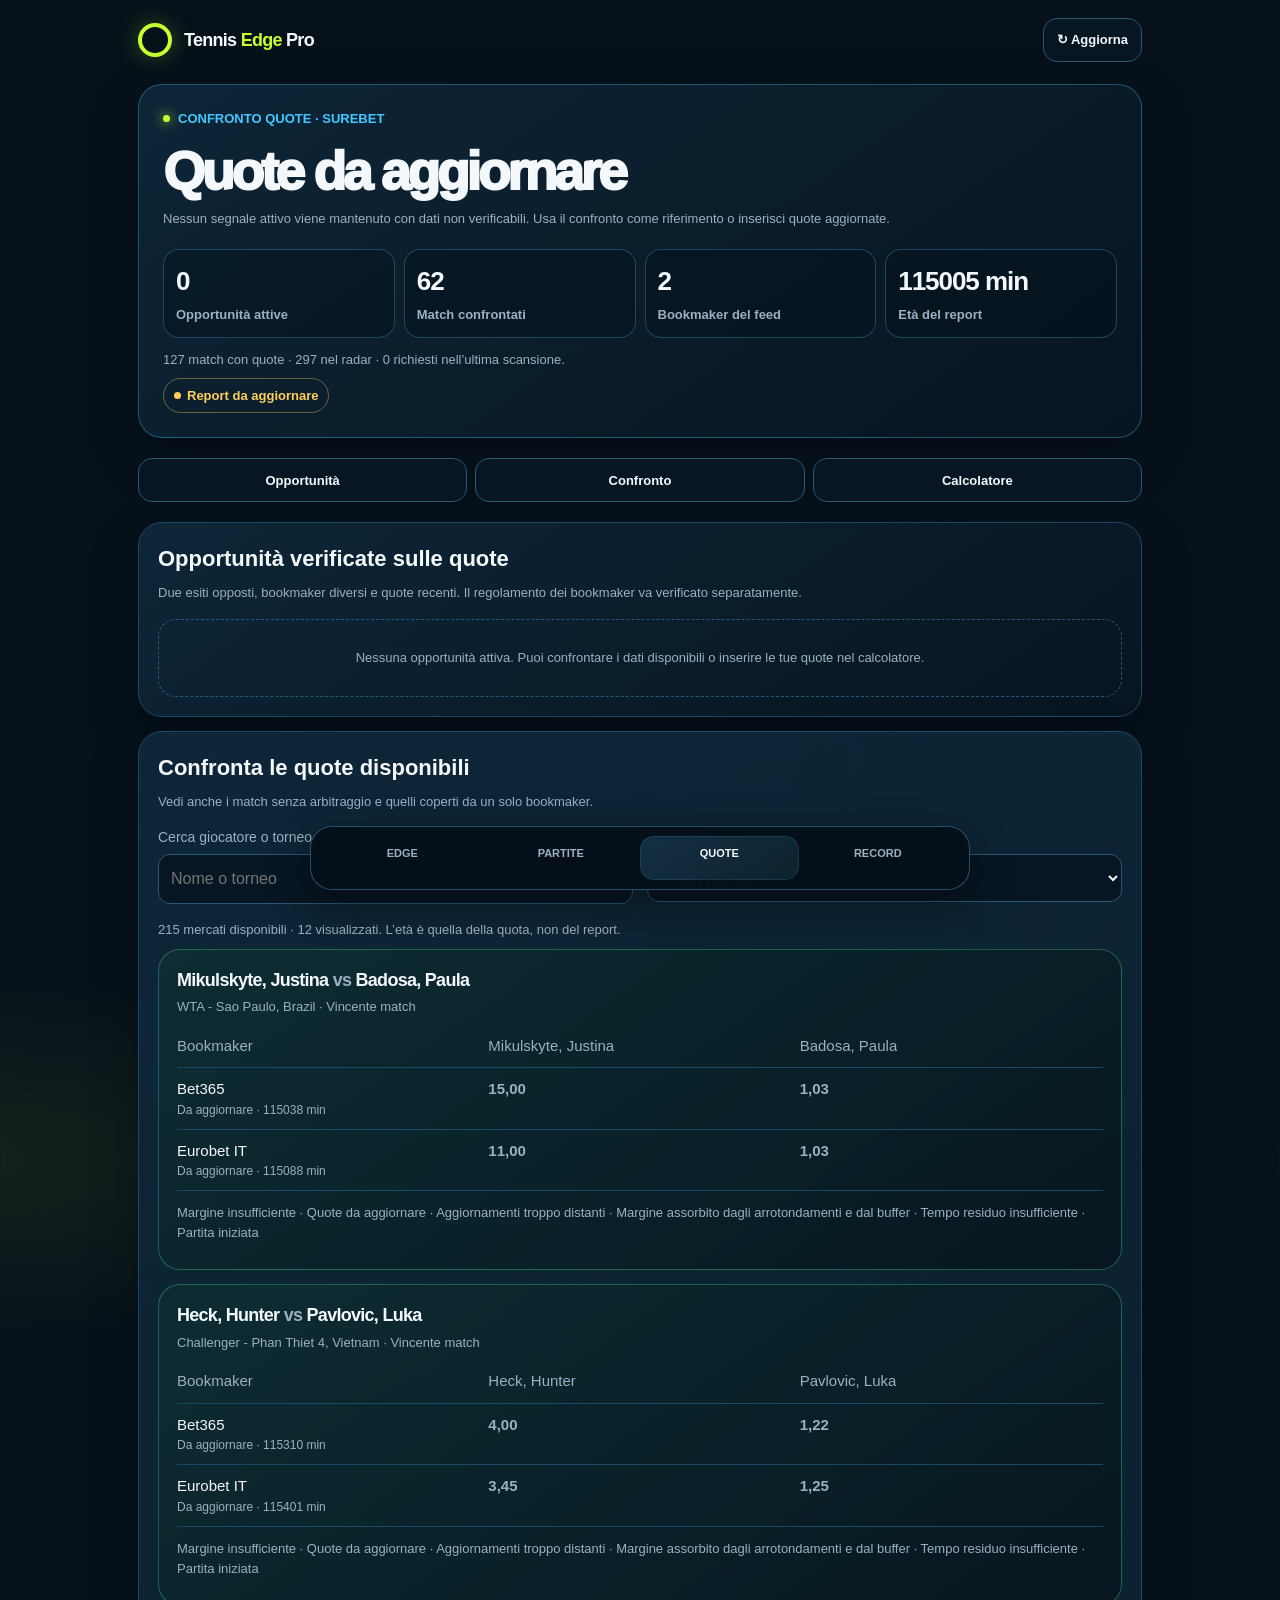
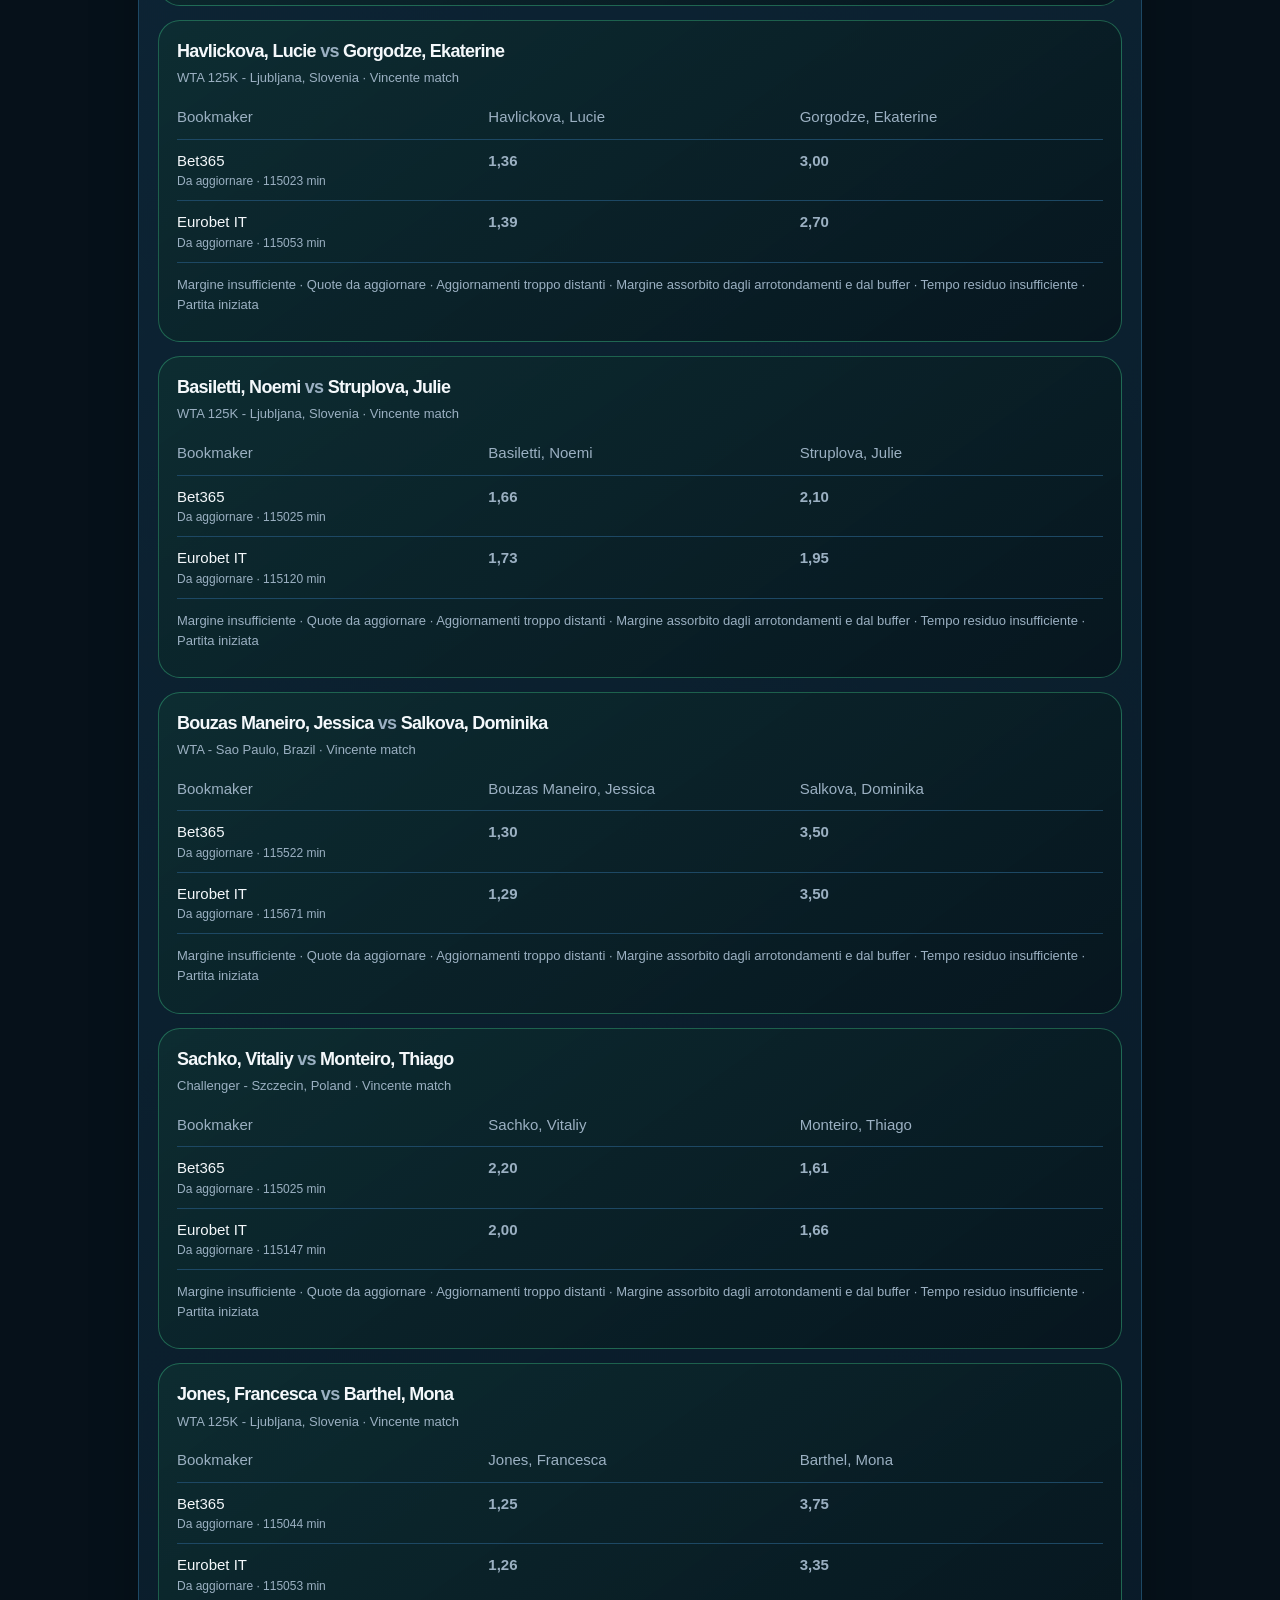
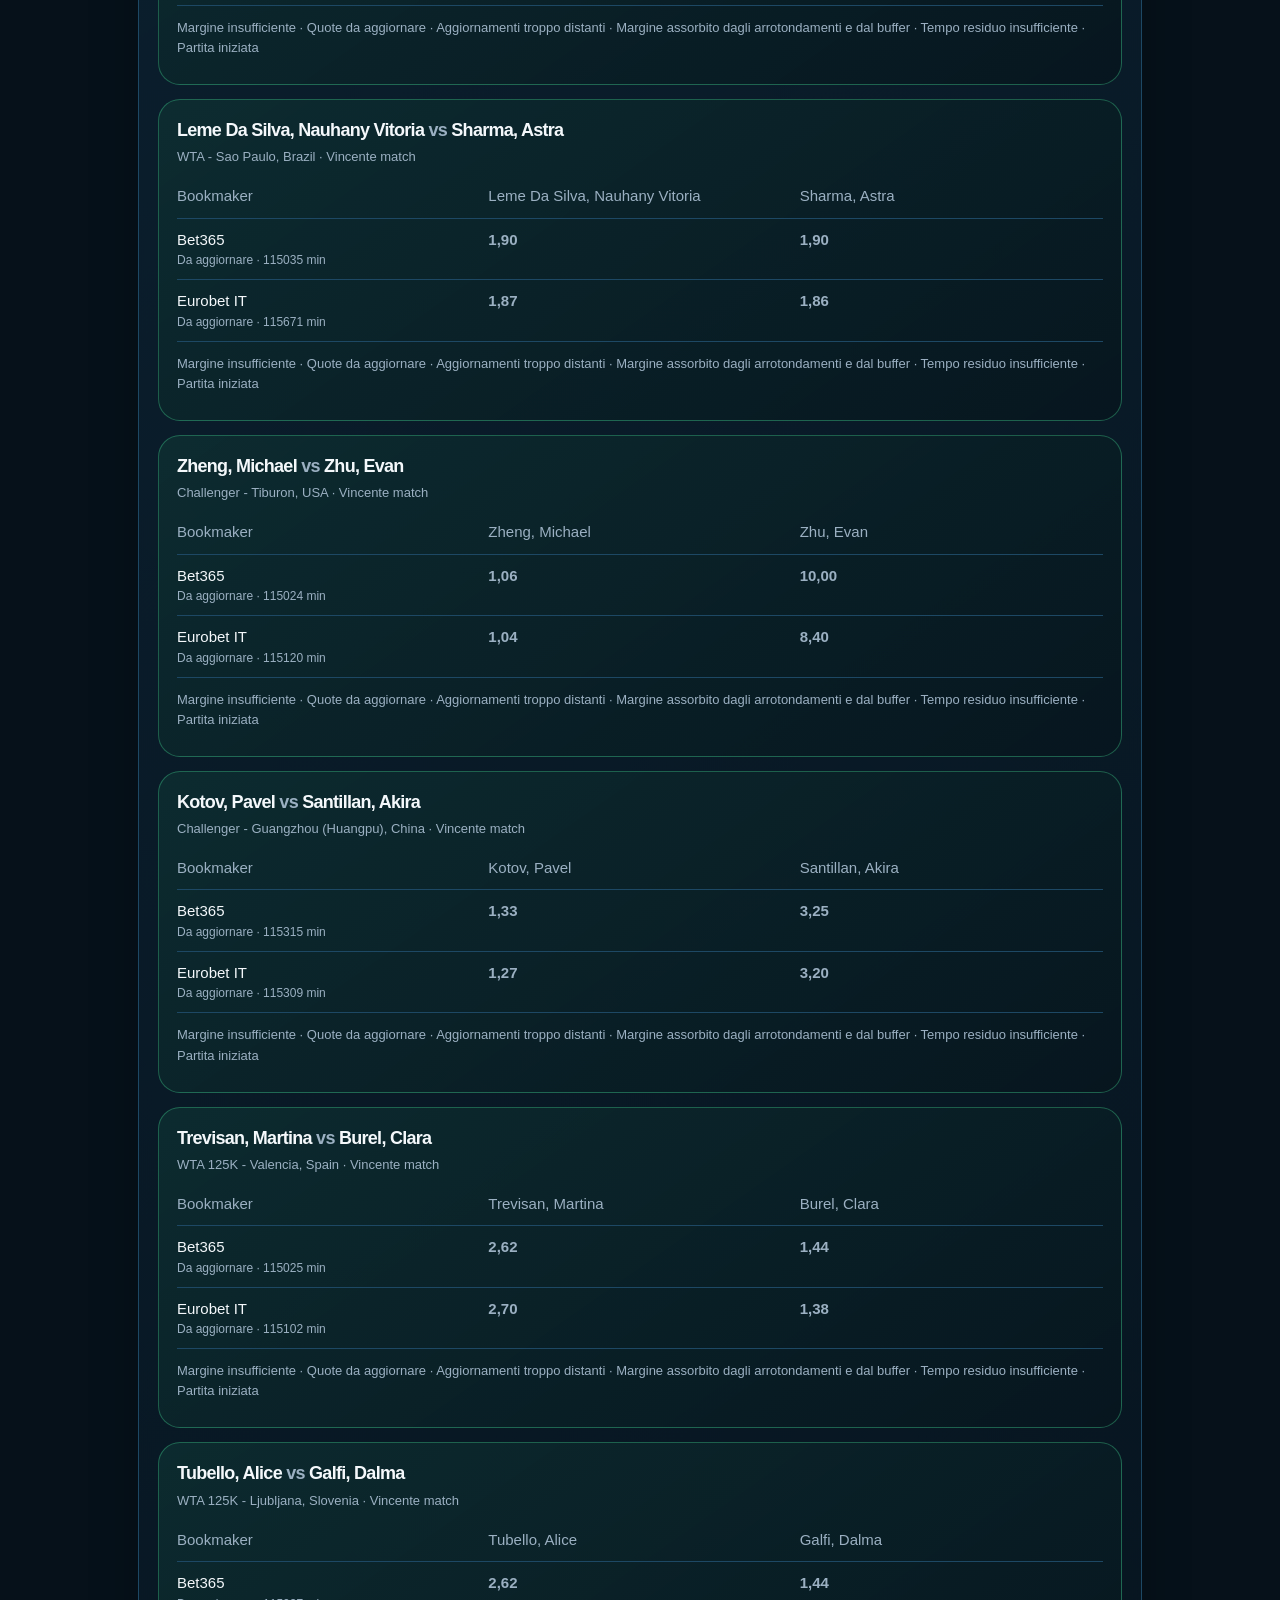
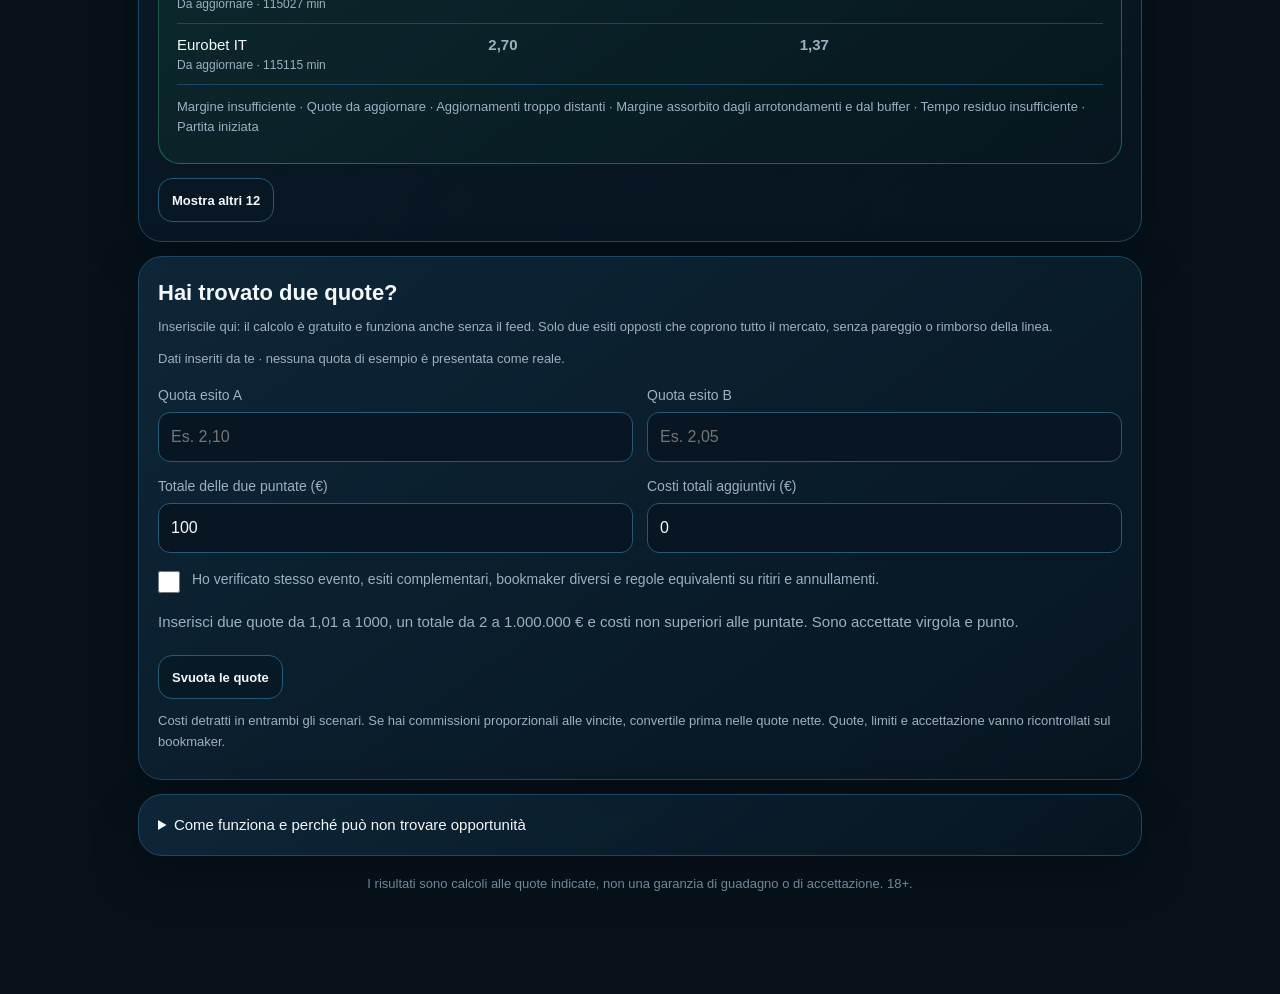
<file: surebet.html>
<!doctype html><html lang="it"><head><meta charset="utf-8"><meta name="viewport" content="width=device-width,initial-scale=1,viewport-fit=cover"><meta name="theme-color" content="#06131d"><title>Tennis Edge Pro · Confronto quote e SureBet</title><link rel="stylesheet" href="./scripts/surebet.css"></head><body>
<main class="app"><header class="top"><a class="brand" href="./index.html" style="color:inherit;text-decoration:none"><span class="orb" aria-hidden="true"></span><h1>Tennis <em>Edge</em> Pro</h1></a><div class="actions"><button class="btn" id="refresh">↻ Aggiorna</button></div></header>
<section class="hero"><div class="eyebrow">CONFRONTO QUOTE · SUREBET</div><h1 class="headline" id="headline">Le quote, a confronto.</h1><p class="sub" id="heroSub">Caricamento dei dati disponibili. Il calcolatore manuale è già pronto.</p><div class="kpis"><div class="kpi"><b id="kActive">—</b><span>Opportunità attive</span></div><div class="kpi"><b id="kCompared">—</b><span>Match confrontati</span></div><div class="kpi"><b id="kBooks">—</b><span>Bookmaker del feed</span></div><div class="kpi"><b id="kAge">—</b><span>Età del report</span></div></div><p class="helper" id="coverage"></p><span class="status warn" id="feedState" role="status">Caricamento</span></section>
<nav class="tabs" aria-label="Sezioni quote"><a class="btn" href="#opportunities">Opportunità</a><a class="btn" href="#compare">Confronto</a><a class="btn" href="#manual">Calcolatore</a></nav>
<section id="opportunities" class="card"><h2>Opportunità verificate sulle quote</h2><p class="cardCopy">Due esiti opposti, bookmaker diversi e quote recenti. Il regolamento dei bookmaker va verificato separatamente.</p><div class="list" id="list" style="margin-top:16px"></div></section>
<section id="compare" class="card"><h2>Confronta le quote disponibili</h2><p class="cardCopy">Vedi anche i match senza arbitraggio e quelli coperti da un solo bookmaker.</p><div class="formgrid"><label>Cerca giocatore o torneo<input id="search" type="search" placeholder="Nome o torneo" autocomplete="off"></label><label>Mercato<select id="market"><option value="">Tutti i mercati</option value="MATCH_WINNER_2WAY">Vincente match</option><option value="TOTAL_GAMES_2WAY">Totale game</option><option value="GAME_HANDICAP_2WAY">Handicap game</option></select></label></div><p id="compareCount" class="helper"></p><div id="comparison" class="list"></div><button class="btn" id="more" hidden style="margin-top:14px">Mostra altri 12</button></section>
<section id="manual" class="card"><h2>Hai trovato due quote?</h2><p class="cardCopy">Inseriscile qui: il calcolo è gratuito e funziona anche senza il feed. Solo due esiti opposti che coprono tutto il mercato, senza pareggio o rimborso della linea.</p><p id="manualContext" class="helper">Dati inseriti da te · nessuna quota di esempio è presentata come reale.</p>
<div class="formgrid"><label>Quota esito A<input id="qa" inputmode="decimal" placeholder="Es. 2,10" autocomplete="off"></label><label>Quota esito B<input id="qb" inputmode="decimal" placeholder="Es. 2,05" autocomplete="off"></label><label>Totale delle due puntate (€)<input id="bankroll" inputmode="decimal" value="100" autocomplete="off"></label><label>Costi totali aggiuntivi (€)<input id="cost" inputmode="decimal" value="0" autocomplete="off"></label></div>
<label class="check"><input type="checkbox" id="rules"><span>Ho verificato stesso evento, esiti complementari, bookmaker diversi e regole equivalenti su ritiri e annullamenti.</span></label><div id="manualResult" aria-live="polite" style="margin-top:16px"></div><button class="btn" id="resetCalc" style="margin-top:14px">Svuota le quote</button><p class="helper">Costi detratti in entrambi gli scenari. Se hai commissioni proporzionali alle vincite, convertile prima nelle quote nette. Quote, limiti e accettazione vanno ricontrollati sul bookmaker.</p></section>
<details class="card"><summary>Come funziona e perché può non trovare opportunità</summary><p>Il motore confronta vincente match, totale game e handicap game quando presenti nel feed. Per game e handicap accetta solo mezze linee identiche, senza esito di rimborso.</p><p>Le quote scadute restano riconoscibili nel confronto, ma non sono opportunità attive. Un solo bookmaker non basta. Nessun pronostico del modello crea una surebet.</p><p>Gli aggiornamenti automatici sono periodici: non è un servizio in tempo reale. “Aggiorna” rilegge il report pubblicato e non forza nuove chiamate al provider.</p><p id="budgetInfo"></p></details>
<p class="foot">I risultati sono calcoli alle quote indicate, non una garanzia di guadagno o di accettazione. 18+.</p></main>
<nav class="bottom" aria-label="Navigazione principale"><a href="./index.html">EDGE</a><a href="./index.html#tp-explore">PARTITE</a><a class="active" href="./surebet.html" aria-current="page">QUOTE</a><a href="./index.html#tp-record">RECORD</a></nav><script type="module" src="./scripts/surebet-ui.mjs"></script></body></html>
</file>
<file: scripts/surebet.css>
:root{--bg:#06111a;--surface:#0b1b29;--surface2:#102638;--line:#1d4864;--line2:#275978;--text:#f4f8fb;--muted:#9bb0c2;--cyan:#42c8ff;--lime:#c7ff31;--green:#48e39c;--amber:#ffcf5a;--red:#ff7d82;--shadow:0 18px 50px rgba(0,0,0,.22)}
*{box-sizing:border-box}html{background:var(--bg)}body{margin:0;min-height:100vh;background:radial-gradient(800px 380px at 90% -5%,rgba(66,200,255,.14),transparent 64%),radial-gradient(600px 300px at 0 20%,rgba(199,255,49,.07),transparent 62%),var(--bg);color:var(--text);font-family:Inter,-apple-system,BlinkMacSystemFont,"Segoe UI",Roboto,Arial,sans-serif}.app{max-width:1040px;margin:auto;padding:calc(18px + env(safe-area-inset-top)) 18px calc(92px + env(safe-area-inset-bottom))}.top{display:flex;align-items:center;justify-content:space-between;gap:16px;margin-bottom:22px}.brand{display:flex;align-items:center;gap:12px}.orb{width:34px;height:34px;border:4px solid var(--lime);border-radius:50%;box-shadow:0 0 22px rgba(199,255,49,.25)}.brand h1{font-size:18px;line-height:1;margin:0;letter-spacing:-.04em}.brand h1 em{font-style:normal;color:var(--lime)}.brand p{margin:7px 0 0;color:var(--muted);font-size:10px;letter-spacing:.16em}.actions{display:flex;gap:8px}.btn{min-height:42px;border:1px solid var(--line2);border-radius:14px;background:rgba(8,24,37,.82);color:var(--text);padding:0 13px;font:inherit;font-size:11px;font-weight:850;text-decoration:none;display:inline-flex;align-items:center;justify-content:center;transition:.18s ease}.btn:hover,.btn:focus-visible{border-color:var(--cyan);transform:translateY(-1px);outline:none}.hero,.card{border:1px solid var(--line);border-radius:24px;background:linear-gradient(145deg,rgba(14,39,57,.96),rgba(7,21,32,.98));box-shadow:var(--shadow)}.hero{padding:24px;margin-bottom:14px;border-color:rgba(66,200,255,.34)}.eyebrow{display:flex;align-items:center;gap:8px;color:var(--cyan);font-size:10px;font-weight:900;letter-spacing:.16em}.eyebrow:before{content:"";width:7px;height:7px;background:var(--lime);border-radius:50%;box-shadow:0 0 12px var(--lime)}.headline{font-size:clamp(30px,6vw,54px);font-weight:950;letter-spacing:-.065em;margin:12px 0 5px}.sub{font-size:13px;color:var(--muted);line-height:1.55;max-width:740px}.kpis{display:grid;grid-template-columns:repeat(4,1fr);gap:9px;margin-top:20px}.kpi{min-height:70px;border:1px solid rgba(39,89,120,.72);border-radius:16px;background:rgba(4,16,26,.44);padding:12px}.kpi b{display:block;font-size:20px;letter-spacing:-.04em}.kpi span{display:block;margin-top:4px;color:var(--muted);font-size:9px;font-weight:800;letter-spacing:.08em}.card{padding:19px;margin-bottom:14px}.cardHead{display:flex;align-items:flex-start;justify-content:space-between;gap:12px}.cardTitle{font-size:17px;font-weight:900;letter-spacing:-.03em}.cardCopy{margin:5px 0 0;color:var(--muted);font-size:12px;line-height:1.5}.status{display:inline-flex;align-items:center;gap:6px;border:1px solid var(--line2);border-radius:999px;padding:7px 10px;font-size:10px;font-weight:900;white-space:nowrap}.status:before{content:"";width:7px;height:7px;border-radius:50%;background:currentColor}.status.good{color:var(--green);border-color:rgba(72,227,156,.38)}.status.warn{color:var(--amber);border-color:rgba(255,207,90,.38)}.form{display:flex;align-items:flex-end;justify-content:space-between;gap:14px}.field{min-width:220px}.form label{display:block;color:var(--muted);font-size:10px;font-weight:850;letter-spacing:.05em}.form input{width:100%;height:48px;margin-top:7px;border:1px solid var(--line2);border-radius:14px;background:#071622;color:var(--text);padding:0 13px;font:inherit;font-size:16px;font-weight:800}.helper{margin-top:12px;color:var(--muted);font-size:11px;line-height:1.55}.list{display:grid;gap:14px}.arb{border:1px solid rgba(72,227,156,.34);border-radius:22px;background:linear-gradient(145deg,rgba(14,48,50,.78),rgba(7,22,31,.98));padding:18px}.arbHead{display:flex;align-items:flex-start;justify-content:space-between;gap:14px}.arbTitle{font-size:18px;font-weight:900;letter-spacing:-.04em}.meta{margin-top:5px;color:var(--muted);font-size:11px;line-height:1.45}.roi{text-align:right;color:var(--lime);font-size:22px;font-weight:950;white-space:nowrap}.roi small{display:block;color:var(--muted);font-size:9px;letter-spacing:.08em}.legs{display:grid;grid-template-columns:1fr 1fr;gap:10px;margin-top:15px}.leg{border:1px solid rgba(39,89,120,.8);border-radius:16px;background:rgba(3,15,24,.48);padding:14px}.legTop{display:flex;justify-content:space-between;gap:8px;align-items:center}.leg strong{display:block;min-width:0;font-size:14px;line-height:1.25}.book{color:var(--cyan);font-size:10px;font-weight:800;white-space:nowrap}.leg b{display:block;margin-top:9px;color:var(--lime);font-size:23px;letter-spacing:-.04em}.leg span{display:block;margin-top:4px;color:var(--muted);font-size:10px}.calc{display:grid;grid-template-columns:repeat(4,1fr);gap:9px;margin-top:10px}.calcBox{border:1px solid rgba(39,89,120,.72);border-radius:14px;padding:11px;background:rgba(3,15,24,.32)}.calcBox b{display:block;font-size:15px}.calcBox span{display:block;margin-top:4px;color:var(--muted);font-size:8px;font-weight:850;letter-spacing:.06em}.guard{display:flex;gap:9px;margin-top:12px;border:1px solid rgba(255,207,90,.3);background:rgba(255,207,90,.07);border-radius:14px;padding:12px;color:#ffe5a2;font-size:10px;line-height:1.5}.guard:before{content:"!";flex:0 0 auto;width:18px;height:18px;border:1px solid currentColor;border-radius:50%;display:grid;place-items:center;font-weight:950}.empty{border:1px dashed var(--line2);border-radius:18px;padding:28px 20px;text-align:center;color:var(--muted);font-size:12px;line-height:1.55}.explainer{display:grid;grid-template-columns:repeat(3,1fr);gap:10px}.explain{border:1px solid rgba(39,89,120,.72);border-radius:16px;padding:14px;background:rgba(4,16,26,.38)}.explain b{display:block;font-size:12px}.explain span{display:block;margin-top:5px;color:var(--muted);font-size:10px;line-height:1.45}.foot{margin-top:18px;color:#71879a;font-size:10px;line-height:1.55;text-align:center}.bottom{position:fixed;z-index:5;left:50%;bottom:calc(10px + env(safe-area-inset-bottom));transform:translateX(-50%);width:min(660px,calc(100% - 28px));display:flex;align-items:center;justify-content:space-between;gap:8px;padding:9px 12px;border:1px solid rgba(39,89,120,.9);border-radius:22px;background:rgba(5,15,24,.94);backdrop-filter:blur(18px);box-shadow:0 14px 40px rgba(0,0,0,.4)}.bottom a{flex:1;text-align:center;color:var(--muted);font-size:10px;font-weight:850;text-decoration:none;padding:9px 6px;border-radius:14px}.bottom a.active,.bottom a:hover{color:var(--text);background:linear-gradient(145deg,#142f43,#0d222e);box-shadow:inset 0 0 0 1px rgba(66,200,255,.12)}@media(max-width:700px){.app{padding-left:14px;padding-right:14px}.brand p{display:none}.hero{padding:19px}.kpis{grid-template-columns:repeat(2,1fr)}.form{align-items:stretch;flex-direction:column}.field{min-width:0}.form .status{align-self:flex-start}.explainer{grid-template-columns:1fr}.arb{padding:15px}.arbTitle{font-size:16px}.calc{grid-template-columns:repeat(2,1fr)}}@media(max-width:420px){.top{align-items:flex-start}.actions .btn:first-child{font-size:0;width:42px;padding:0}.actions .btn:first-child:after{content:"⌂";font-size:17px}.legs{grid-template-columns:1fr}.roi{font-size:19px}.bottom{width:calc(100% - 18px)}}

body{font-size:15px;line-height:1.5}h2{font-size:22px;margin:0 0 8px}p{margin:8px 0}.brand{min-width:0}.orb{flex-shrink:0}.btn{font-size:13px;min-height:44px;cursor:pointer}.headline{line-height:1.12}.eyebrow,.kpi span,.meta,.helper,.book,.leg span,.foot,.status,.cardCopy,.sub{font-size:13px;letter-spacing:normal}.kpi b{font-size:26px}.tabs{display:flex;gap:8px;flex-wrap:wrap;margin:20px 0}.tabs a{flex:1}.card,.arb,.leg,.kpi{min-width:0;overflow-wrap:anywhere}.arbTitle{line-height:1.4}.arbHead{flex-wrap:wrap}.roi{font-size:23px}.legs{grid-template-columns:repeat(2,minmax(0,1fr))}.leg strong{font-size:16px}.leg b{font-variant-numeric:tabular-nums}.formgrid{display:grid;grid-template-columns:repeat(2,minmax(0,1fr));gap:14px;margin:16px 0}label{display:block;color:var(--muted);font-size:14px}input,select{display:block;min-width:0;width:100%;font:inherit;font-size:16px;color:var(--text);background:#071622;border:1px solid var(--line2);border-radius:12px;padding:12px;margin-top:6px;min-height:48px}input:focus-visible,select:focus-visible,.btn:focus-visible,a:focus-visible{outline:2px solid var(--cyan);outline-offset:3px}.calcBox span,.guard,.empty{font-size:13px}.calcBox b{font-size:18px}.positive{color:var(--green)}.negative{color:var(--amber)}.quotegrid{display:grid;grid-template-columns:minmax(0,1fr) minmax(0,1fr) minmax(0,1fr);gap:8px;align-items:start;padding:10px 0;border-bottom:1px solid var(--line)}.quotegrid span{overflow-wrap:anywhere}.quotegrid small{display:block;font-size:12px;color:var(--muted)}.quotegrid strong{color:var(--cyan);font-variant-numeric:tabular-nums}.muted{color:var(--muted)}section[id]{scroll-margin-top:20px}.bottom{gap:0}.bottom a{font-size:11px;min-height:44px}.check{display:flex;gap:12px;align-items:flex-start}.check input{width:22px;min-height:22px;flex-shrink:0;margin:2px 0}.hidden,[hidden]{display:none!important}.quotegrid .old{color:var(--muted)}@media(max-width:480px){.formgrid,.legs{grid-template-columns:1fr}.top{gap:8px}.brand h1{font-size:16px}.orb{width:25px;height:25px;border-width:3px}.actions .btn{padding:8px}.hero,.card{padding:16px}.kpi{padding:10px}.bottom a{padding:9px 3px}.arb{padding:13px}.headline{font-size:32px}}@media(prefers-reduced-motion:reduce){*{scroll-behavior:auto!important;transition:none!important}}
</file>
